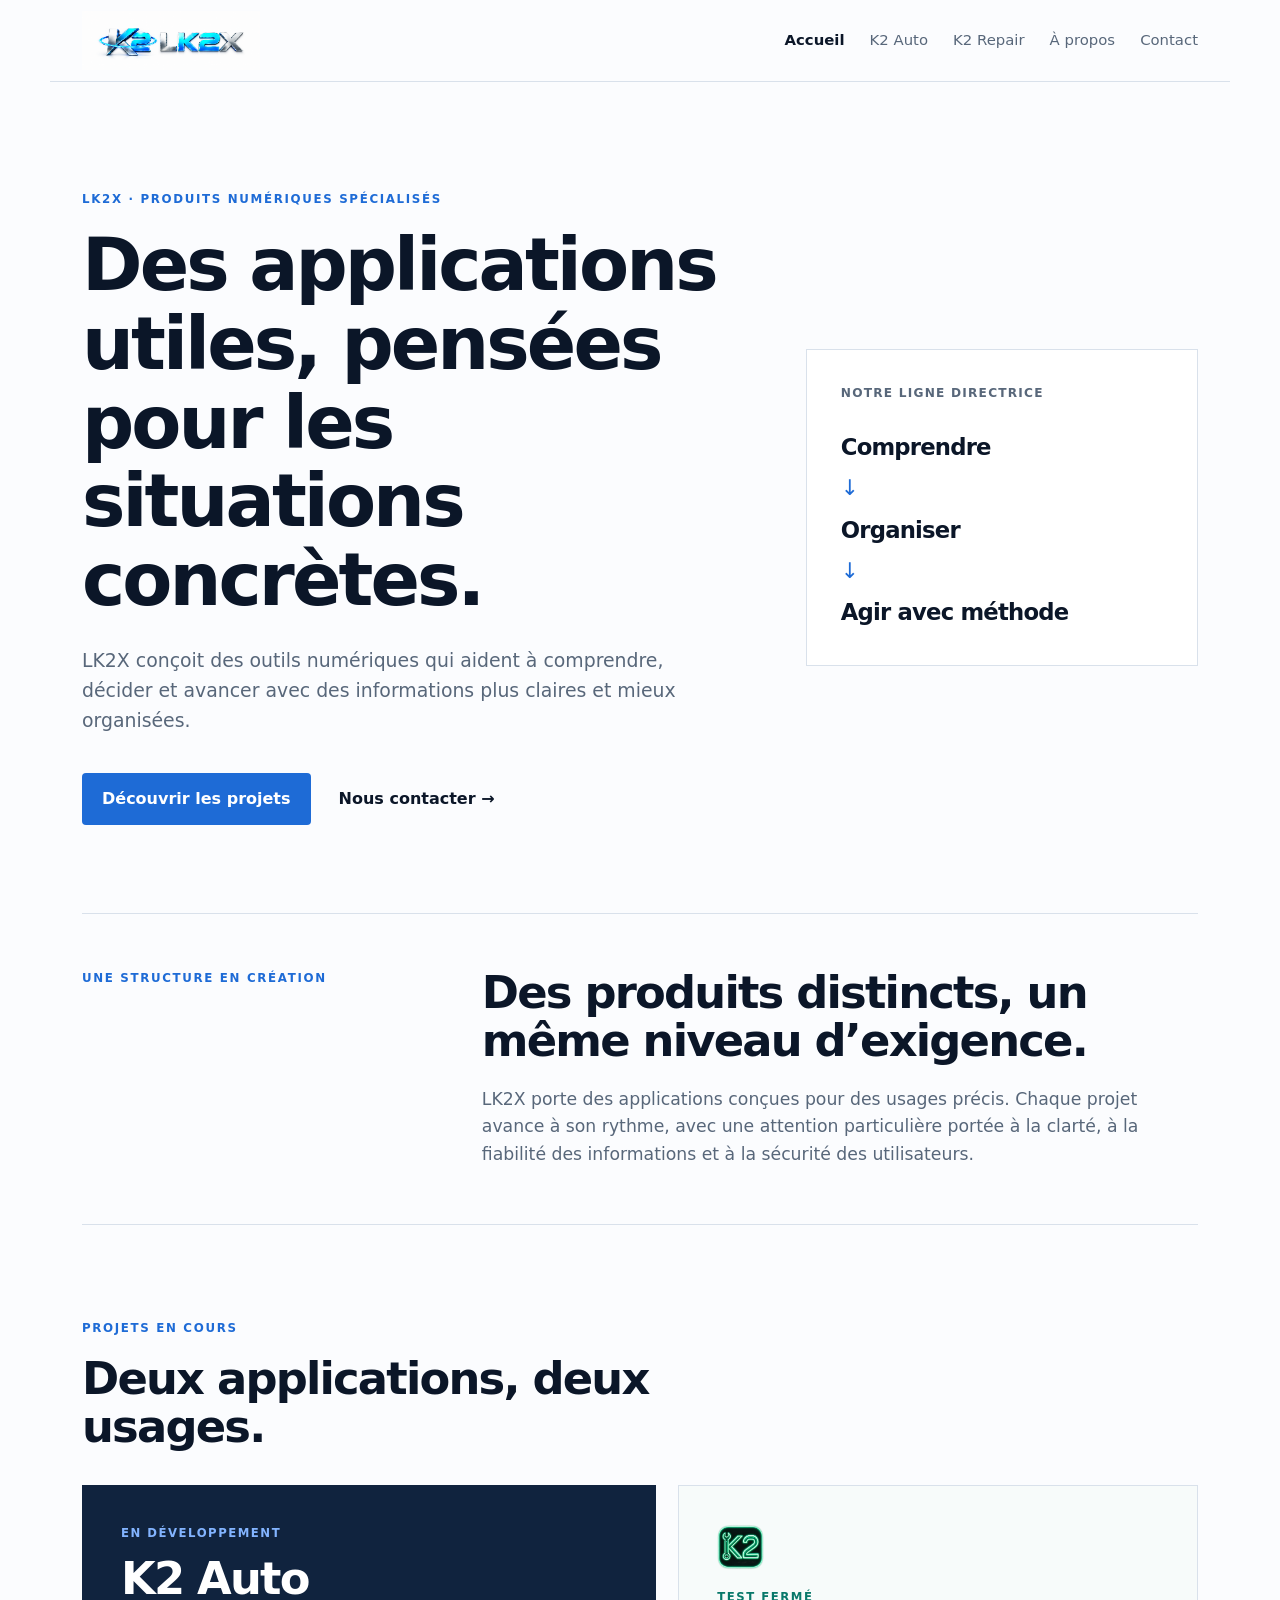
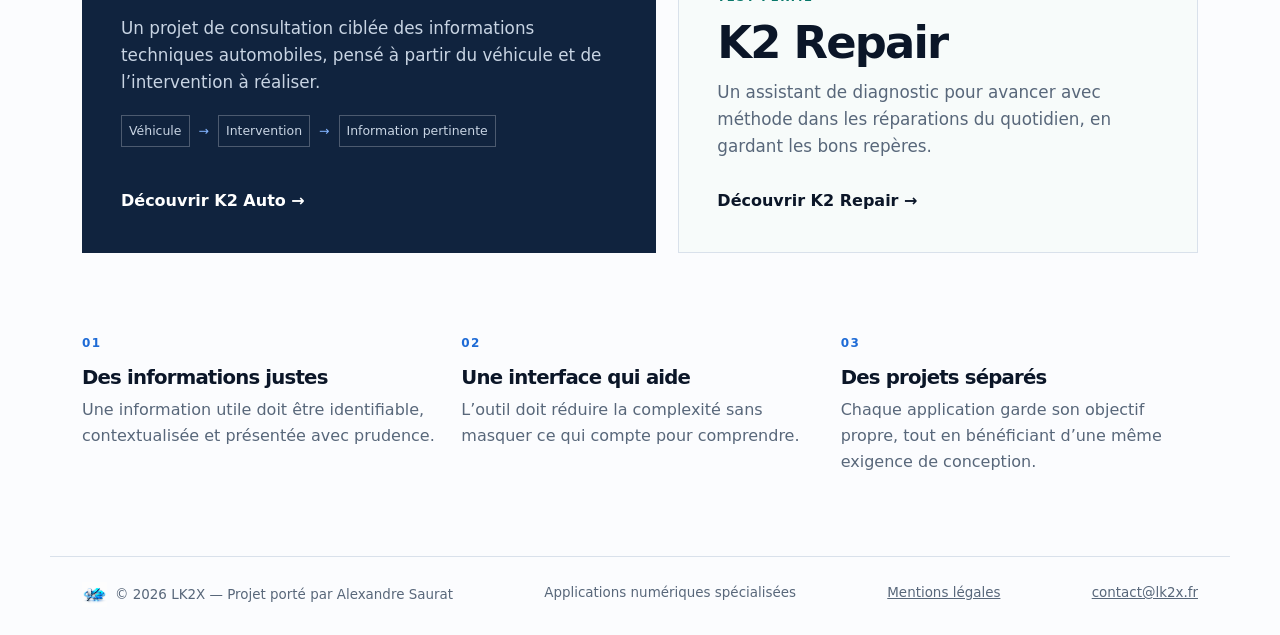
<file: index.html>
<!doctype html>
<html lang="fr">
  <head>
    <meta charset="utf-8" />
    <meta name="viewport" content="width=device-width,initial-scale=1" />
    <meta
      name="description"
      content="LK2X conçoit des applications numériques spécialisées, utiles et compréhensibles."
    />
    <meta
      property="og:title"
      content="LK2X — Applications numériques spécialisées"
    />
    <meta
      property="og:description"
      content="Des applications utiles, pensées pour les situations concrètes."
    />
    <meta property="og:url" content="https://lk2x.fr/" />
    <link rel="canonical" href="https://lk2x.fr/" />
    <title>LK2X — Applications numériques spécialisées</title>
    <link rel="stylesheet" href="styles.css" />
  </head>
  <body class="apps-home">
    <header>
      <a class="brand brand-lk2x" href="index.html" aria-label="LK2X, accueil"
        ><img
          class="brand-logo"
          src="assets/branding/lk2x-logo-horizontal-light.png"
          alt="LK2X"
      /></a>
      <nav aria-label="Navigation principale">
        <a class="active" href="index.html">Accueil</a
        ><a href="k2r-auto/index.html">K2 Auto</a
        ><a href="k2-repair/index.html">K2 Repair</a
        ><a href="a-propos/index.html">À propos</a
        ><a href="contact/index.html">Contact</a>
      </nav>
    </header>
    <main>
      <section class="apps-hero">
        <div>
          <p class="eyebrow">LK2X · produits numériques spécialisés</p>
          <h1>
            Des applications utiles, pensées pour les situations concrètes.
          </h1>
          <p class="lead">
            LK2X conçoit des outils numériques qui aident à comprendre, décider
            et avancer avec des informations plus claires et mieux organisées.
          </p>
          <div class="actions">
            <a class="button" href="#produits">Découvrir les projets</a
            ><a class="text-link" href="contact/index.html">Nous contacter →</a>
          </div>
        </div>
        <aside class="apps-compass" aria-label="Les principes de LK2X">
          <p>Notre ligne directrice</p>
          <strong>Comprendre</strong><span>↓</span><strong>Organiser</strong
          ><span>↓</span><strong>Agir avec méthode</strong>
        </aside>
      </section>
      <section class="apps-intro">
        <p class="eyebrow">Une structure en création</p>
        <div>
          <h2>Des produits distincts, un même niveau d’exigence.</h2>
          <p>
            LK2X porte des applications conçues pour des usages précis. Chaque
            projet avance à son rythme, avec une attention particulière portée à
            la clarté, à la fiabilité des informations et à la sécurité des
            utilisateurs.
          </p>
        </div>
      </section>
      <section class="products" id="produits">
        <div class="section-heading">
          <p class="eyebrow">Projets en cours</p>
          <h2>Deux applications, deux usages.</h2>
        </div>
        <div class="product-grid">
          <article class="product-card auto-card">
            <p class="product-status">En développement</p>
            <h3>K2 Auto</h3>
            <p>
              Un projet de consultation ciblée des informations techniques
              automobiles, pensé à partir du véhicule et de l’intervention à
              réaliser.
            </p>
            <div class="mini-flow">
              <span>Véhicule</span><i>→</i><span>Intervention</span><i>→</i
              ><span>Information pertinente</span>
            </div>
            <a class="text-link" href="k2r-auto/index.html"
              >Découvrir K2 Auto →</a
            >
          </article>
          <article class="product-card repair-card">
            <img src="assets/k2-repair-icon-source.png" alt="Logo K2 Repair" />
            <p class="product-status">Test fermé</p>
            <h3>K2 Repair</h3>
            <p>
              Un assistant de diagnostic pour avancer avec méthode dans les
              réparations du quotidien, en gardant les bons repères.
            </p>
            <a class="text-link" href="k2-repair/index.html"
              >Découvrir K2 Repair →</a
            >
          </article>
        </div>
      </section>
      <section class="apps-principles">
        <article>
          <span>01</span>
          <h3>Des informations justes</h3>
          <p>
            Une information utile doit être identifiable, contextualisée et
            présentée avec prudence.
          </p>
        </article>
        <article>
          <span>02</span>
          <h3>Une interface qui aide</h3>
          <p>
            L’outil doit réduire la complexité sans masquer ce qui compte pour
            comprendre.
          </p>
        </article>
        <article>
          <span>03</span>
          <h3>Des projets séparés</h3>
          <p>
            Chaque application garde son objectif propre, tout en bénéficiant
            d’une même exigence de conception.
          </p>
        </article>
      </section>
    </main>
    <footer>
      <span class="footer-brand"
        ><img
          class="footer-logo"
          src="assets/branding/lk2x-logo-symbol-light.png"
          alt=""
        /><span>© 2026 LK2X — Projet porté par Alexandre Saurat</span></span
      ><span>Applications numériques spécialisées</span
      ><a href="mentions-legales/index.html">Mentions légales</a
      ><a href="mailto:contact@lk2x.fr">contact@lk2x.fr</a>
    </footer>
  </body>
</html>
</file>
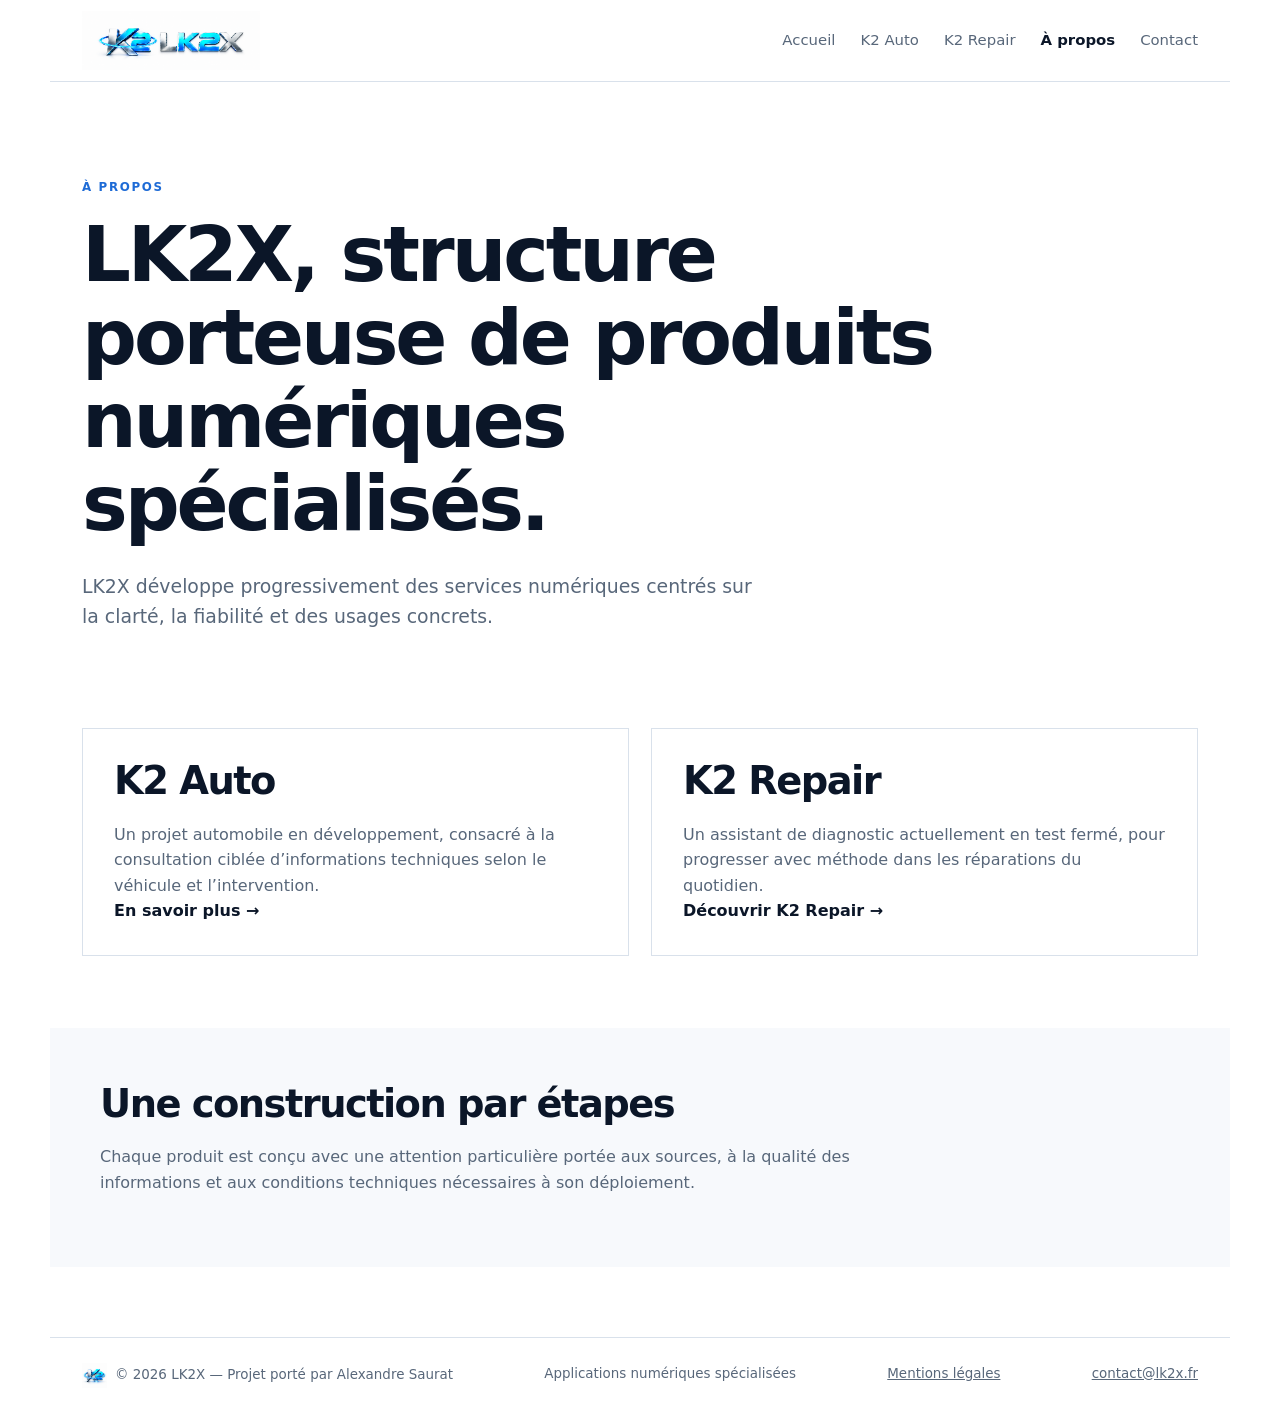
<file: a-propos/index.html>
<!doctype html>
<html lang="fr">
  <head>
    <meta charset="utf-8" />
    <meta name="viewport" content="width=device-width,initial-scale=1" />
    <meta name="description" content="À propos de LK2X." />
    <meta property="og:title" content="À propos — LK2X" />
    <link rel="canonical" href="https://lk2x.fr/a-propos/" />
    <title>À propos — LK2X</title>
    <link rel="stylesheet" href="../styles.css" />
  </head>
  <body>
    <header>
      <a
        class="brand brand-lk2x"
        href="../index.html"
        aria-label="LK2X, accueil"
        ><img
          class="brand-logo"
          src="../assets/branding/lk2x-logo-horizontal-light.png"
          alt="LK2X"
      /></a>
      <nav aria-label="Navigation principale">
        <a href="../index.html">Accueil</a
        ><a href="../k2r-auto/index.html">K2 Auto</a
        ><a href="../k2-repair/index.html">K2 Repair</a
        ><a class="active" href="index.html">À propos</a
        ><a href="../contact/index.html">Contact</a>
      </nav>
    </header>
    <main>
      <section class="page-head">
        <p class="eyebrow">À propos</p>
        <h1>LK2X, structure porteuse de produits numériques spécialisés.</h1>
        <p class="lead">
          LK2X développe progressivement des services numériques centrés sur la
          clarté, la fiabilité et des usages concrets.
        </p>
      </section>
      <section class="grid two">
        <article>
          <h2>K2 Auto</h2>
          <p>
            Un projet automobile en développement, consacré à la consultation
            ciblée d’informations techniques selon le véhicule et
            l’intervention.
          </p>
          <a class="text-link" href="../k2r-auto/index.html"
            >En savoir plus →</a
          >
        </article>
        <article>
          <h2>K2 Repair</h2>
          <p>
            Un assistant de diagnostic actuellement en test fermé, pour
            progresser avec méthode dans les réparations du quotidien.
          </p>
          <a class="text-link" href="../k2-repair/index.html"
            >Découvrir K2 Repair →</a
          >
        </article>
      </section>
      <section class="plain">
        <h2>Une construction par étapes</h2>
        <p>
          Chaque produit est conçu avec une attention particulière portée aux
          sources, à la qualité des informations et aux conditions techniques
          nécessaires à son déploiement.
        </p>
      </section>
    </main>
    <footer>
      <span class="footer-brand"
        ><img
          class="footer-logo"
          src="../assets/branding/lk2x-logo-symbol-light.png"
          alt=""
        /><span>© 2026 LK2X — Projet porté par Alexandre Saurat</span></span
      ><span>Applications numériques spécialisées</span
      ><a href="../mentions-legales/index.html">Mentions légales</a
      ><a href="mailto:contact@lk2x.fr">contact@lk2x.fr</a>
    </footer>
  </body>
</html>
</file>
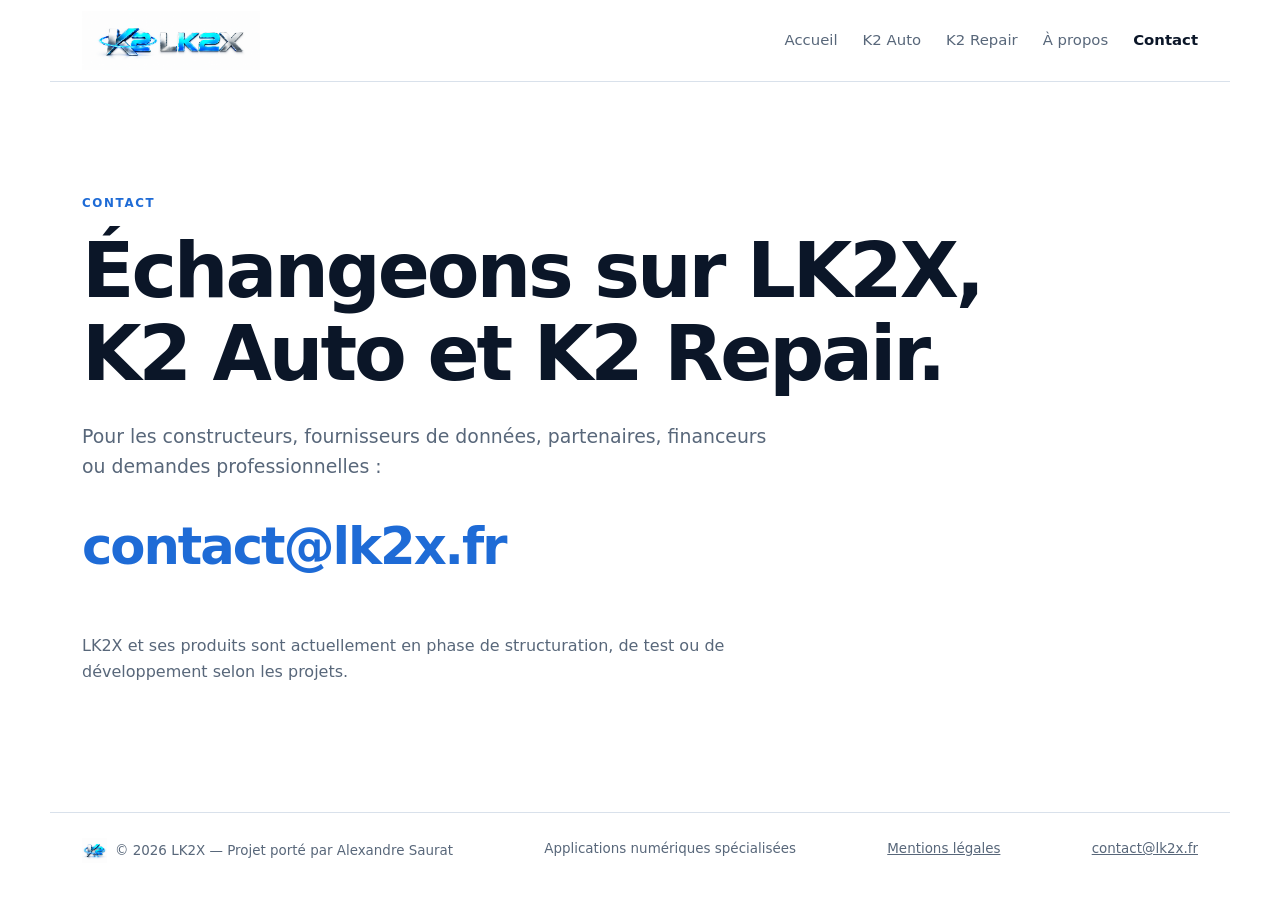
<file: contact/index.html>
<!doctype html>
<html lang="fr">
  <head>
    <meta charset="utf-8" />
    <meta name="viewport" content="width=device-width,initial-scale=1" />
    <meta name="description" content="Contacter LK2X." />
    <meta property="og:title" content="Contact — LK2X" />
    <link rel="canonical" href="https://lk2x.fr/contact/" />
    <title>Contact — LK2X</title>
    <link rel="stylesheet" href="../styles.css" />
  </head>
  <body>
    <header>
      <a
        class="brand brand-lk2x"
        href="../index.html"
        aria-label="LK2X, accueil"
        ><img
          class="brand-logo"
          src="../assets/branding/lk2x-logo-horizontal-light.png"
          alt="LK2X"
      /></a>
      <nav aria-label="Navigation principale">
        <a href="../index.html">Accueil</a
        ><a href="../k2r-auto/index.html">K2 Auto</a
        ><a href="../k2-repair/index.html">K2 Repair</a
        ><a href="../a-propos/index.html">À propos</a
        ><a class="active" href="index.html">Contact</a>
      </nav>
    </header>
    <main>
      <section class="contact">
        <p class="eyebrow">Contact</p>
        <h1>Échangeons sur LK2X, K2 Auto et K2 Repair.</h1>
        <p class="lead">
          Pour les constructeurs, fournisseurs de données, partenaires,
          financeurs ou demandes professionnelles :
        </p>
        <a class="email" href="mailto:contact@lk2x.fr">contact@lk2x.fr</a>
        <p class="note">
          LK2X et ses produits sont actuellement en phase de structuration, de
          test ou de développement selon les projets.
        </p>
      </section>
    </main>
    <footer>
      <span class="footer-brand"
        ><img
          class="footer-logo"
          src="../assets/branding/lk2x-logo-symbol-light.png"
          alt=""
        /><span>© 2026 LK2X — Projet porté par Alexandre Saurat</span></span
      ><span>Applications numériques spécialisées</span
      ><a href="../mentions-legales/index.html">Mentions légales</a
      ><a href="mailto:contact@lk2x.fr">contact@lk2x.fr</a>
    </footer>
  </body>
</html>
</file>
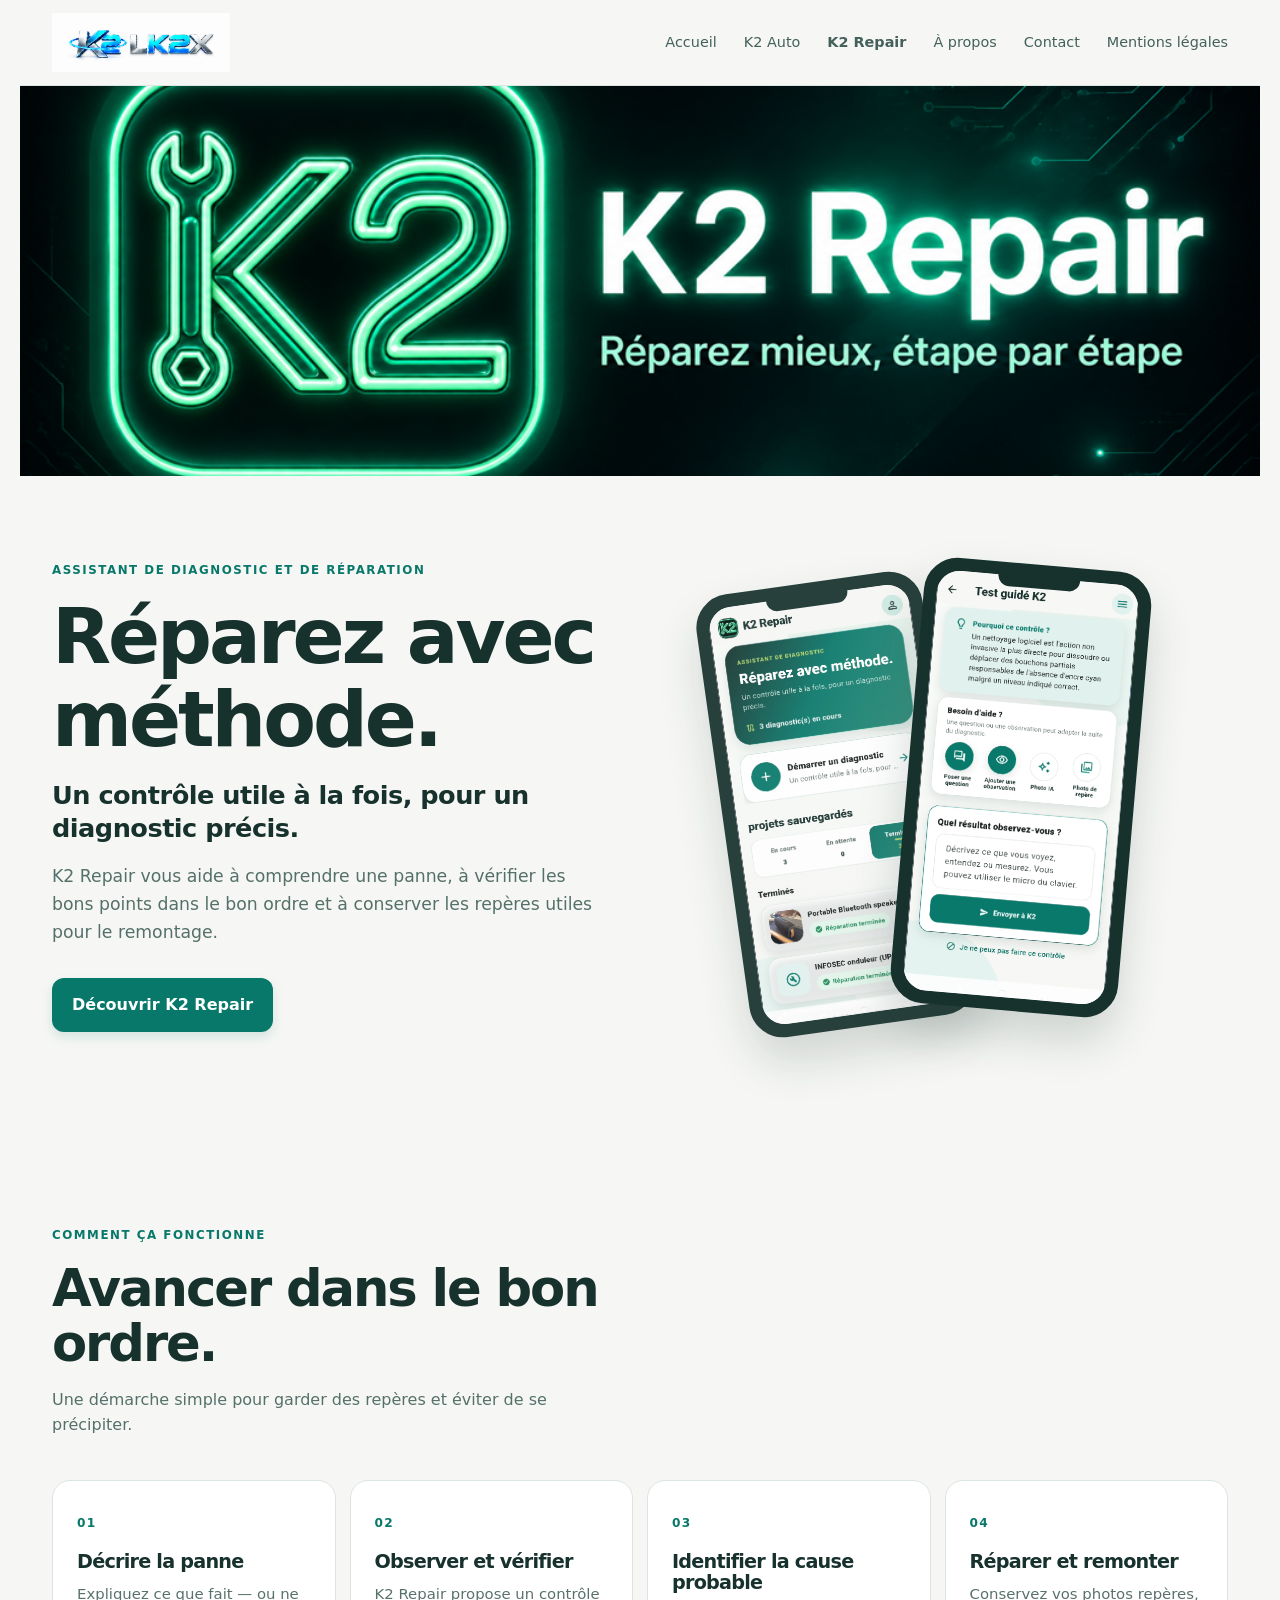
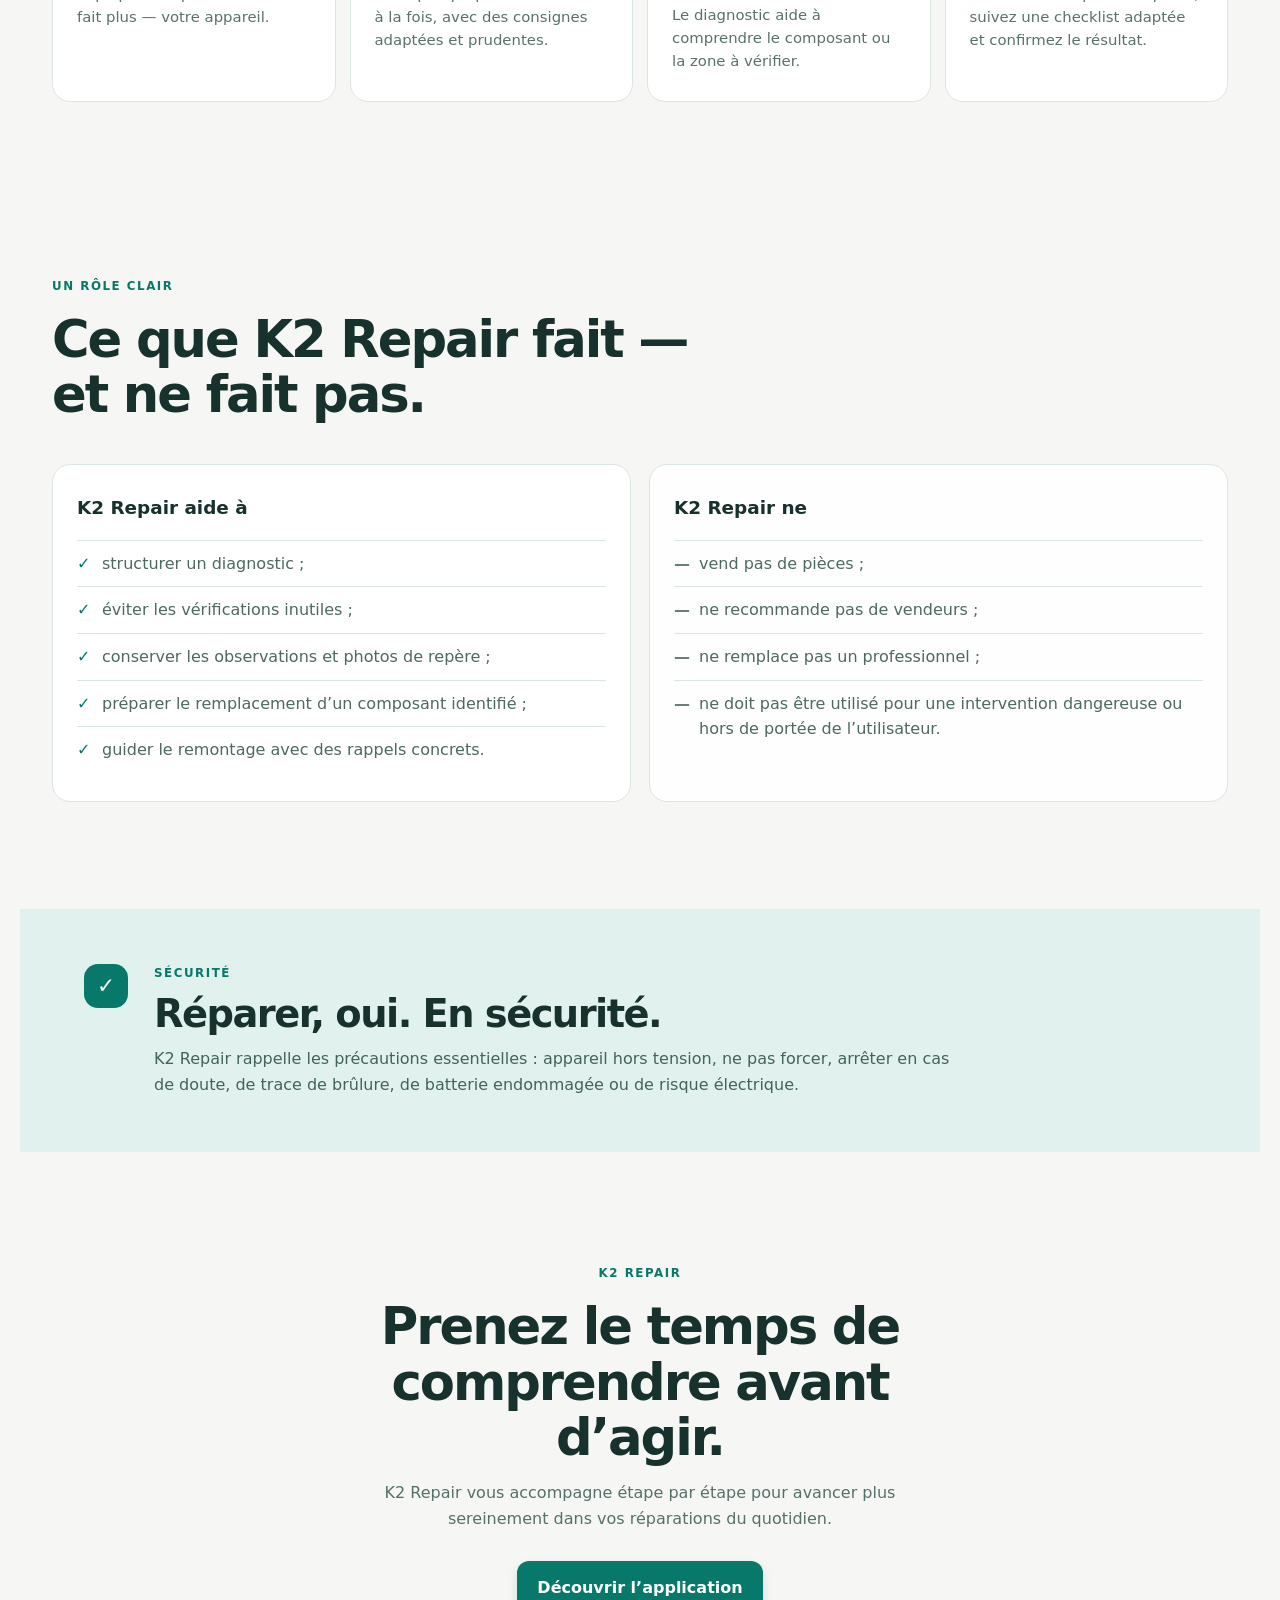
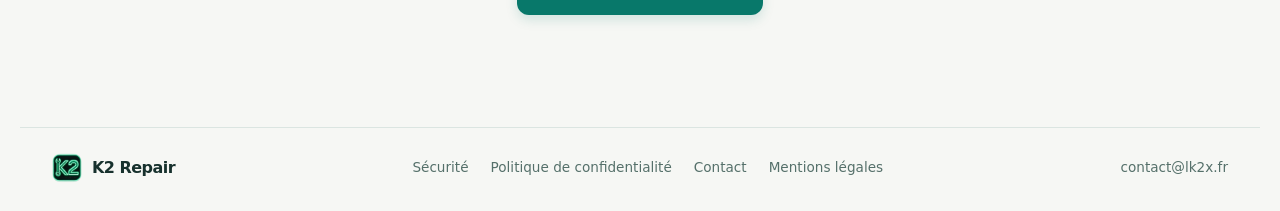
<file: k2-repair/index.html>
<!doctype html>
<html lang="fr">
  <head>
    <meta charset="utf-8" />
    <meta name="viewport" content="width=device-width,initial-scale=1" />
    <meta
      name="description"
      content="K2 Repair aide à comprendre une panne et à avancer dans une réparation de manière méthodique, prudente et accessible."
    />
    <meta property="og:title" content="K2 Repair — LK2X" />
    <meta property="og:url" content="https://lk2x.fr/k2-repair/" />
    <link rel="canonical" href="https://lk2x.fr/k2-repair/" />
    <title>K2 Repair — Réparez avec méthode</title>
    <link rel="stylesheet" href="../styles.css" />
  </head>
  <body class="repair-page">
    <header class="repair-header">
      <a
        class="brand brand-lk2x"
        href="../index.html"
        aria-label="LK2X, accueil"
        ><img
          class="brand-logo"
          src="../assets/branding/lk2x-logo-horizontal-light.png"
          alt="LK2X"
      /></a>
      <nav aria-label="Navigation principale">
        <a href="../index.html">Accueil</a
        ><a href="../k2r-auto/index.html">K2 Auto</a
        ><a class="active" href="index.html">K2 Repair</a
        ><a href="../a-propos/index.html">À propos</a
        ><a href="../contact/index.html">Contact</a
        ><a href="../mentions-legales/index.html">Mentions légales</a>
      </nav>
    </header>

    <main>
      <section class="repair-identity" aria-label="Identité visuelle K2 Repair">
        <img
          src="../assets/k2-repair-google-play-visual.png"
          alt="K2 Repair — Réparez mieux, étape par étape"
        />
      </section>
      <section class="repair-hero" id="decouvrir">
        <div class="repair-hero-copy">
          <p class="repair-kicker">Assistant de diagnostic et de réparation</p>
          <h1>Réparez avec méthode.</h1>
          <p class="repair-subtitle">
            Un contrôle utile à la fois, pour un diagnostic précis.
          </p>
          <p class="repair-lead">
            K2 Repair vous aide à comprendre une panne, à vérifier les bons
            points dans le bon ordre et à conserver les repères utiles pour le
            remontage.
          </p>
          <a class="repair-button" href="#disponibilite">Découvrir K2 Repair</a>
        </div>
        <div class="phone-stage" aria-label="Aperçu de l’application K2 Repair">
          <div class="phone phone-shot phone-back">
            <div class="phone-screen">
              <img
                src="../assets/k2-repair-screen-home.png"
                alt="Écran d’accueil de K2 Repair"
              />
            </div>
          </div>
          <div class="phone phone-shot phone-front">
            <div class="phone-screen">
              <img
                src="../assets/k2-repair-screen-detail.png"
                alt="Écran de test guidé de K2 Repair"
              />
            </div>
          </div>
        </div>
      </section>

      <section class="repair-section" id="fonctionnement">
        <div class="repair-section-intro">
          <p class="repair-kicker">Comment ça fonctionne</p>
          <h2>Avancer dans le bon ordre.</h2>
          <p>
            Une démarche simple pour garder des repères et éviter de se
            précipiter.
          </p>
        </div>
        <div class="repair-steps">
          <article>
            <span class="step-number">01</span>
            <h3>Décrire la panne</h3>
            <p>Expliquez ce que fait — ou ne fait plus — votre appareil.</p>
          </article>
          <article>
            <span class="step-number">02</span>
            <h3>Observer et vérifier</h3>
            <p>
              K2 Repair propose un contrôle à la fois, avec des consignes
              adaptées et prudentes.
            </p>
          </article>
          <article>
            <span class="step-number">03</span>
            <h3>Identifier la cause probable</h3>
            <p>
              Le diagnostic aide à comprendre le composant ou la zone à
              vérifier.
            </p>
          </article>
          <article>
            <span class="step-number">04</span>
            <h3>Réparer et remonter</h3>
            <p>
              Conservez vos photos repères, suivez une checklist adaptée et
              confirmez le résultat.
            </p>
          </article>
        </div>
      </section>

      <section class="repair-section repair-contrast">
        <div class="repair-section-intro">
          <p class="repair-kicker">Un rôle clair</p>
          <h2>Ce que K2 Repair fait — et ne fait pas.</h2>
        </div>
        <div class="repair-columns">
          <article class="repair-do">
            <p class="column-label">K2 Repair aide à</p>
            <ul>
              <li>structurer un diagnostic ;</li>
              <li>éviter les vérifications inutiles ;</li>
              <li>conserver les observations et photos de repère ;</li>
              <li>préparer le remplacement d’un composant identifié ;</li>
              <li>guider le remontage avec des rappels concrets.</li>
            </ul>
          </article>
          <article class="repair-dont">
            <p class="column-label">K2 Repair ne</p>
            <ul>
              <li>vend pas de pièces ;</li>
              <li>ne recommande pas de vendeurs ;</li>
              <li>ne remplace pas un professionnel ;</li>
              <li>
                ne doit pas être utilisé pour une intervention dangereuse ou
                hors de portée de l’utilisateur.
              </li>
            </ul>
          </article>
        </div>
      </section>

      <section class="repair-safety" id="securite">
        <div class="safety-mark" aria-hidden="true">✓</div>
        <div>
          <p class="repair-kicker">Sécurité</p>
          <h2>Réparer, oui. En sécurité.</h2>
          <p>
            K2 Repair rappelle les précautions essentielles : appareil hors
            tension, ne pas forcer, arrêter en cas de doute, de trace de
            brûlure, de batterie endommagée ou de risque électrique.
          </p>
        </div>
      </section>

      <section class="repair-ending">
        <p class="repair-kicker">K2 Repair</p>
        <h2>Prenez le temps de comprendre avant d’agir.</h2>
        <p>
          K2 Repair vous accompagne étape par étape pour avancer plus
          sereinement dans vos réparations du quotidien.
        </p>
        <a class="repair-button" href="#disponibilite"
          >Découvrir l’application</a
        >
      </section>
    </main>

    <div
      class="repair-modal"
      id="disponibilite"
      role="dialog"
      aria-modal="true"
      aria-labelledby="availability-title"
    >
      <a
        class="repair-modal-backdrop"
        href="#decouvrir"
        aria-label="Fermer le message"
      ></a>
      <div class="repair-modal-card">
        <a class="repair-modal-close" href="#decouvrir" aria-label="Fermer">×</a
        ><img src="../assets/k2-repair-icon-source.png" alt="Logo K2 Repair" />
        <p class="repair-kicker">Disponibilité</p>
        <h2 id="availability-title">K2 Repair arrive bientôt.</h2>
        <p>
          L’application est actuellement en test fermé. Elle sera disponible sur
          Google Play prochainement.
        </p>
        <a class="repair-modal-button" href="#decouvrir">Compris</a>
      </div>
    </div>

    <footer class="repair-footer">
      <a class="repair-brand" href="index.html"
        ><img
          src="../assets/k2-repair-icon-source.png"
          alt="Logo K2 Repair"
        /><span>K2 Repair</span></a
      >
      <div>
        <a href="#securite">Sécurité</a
        ><a
          href="https://k2-repair-privacy.saurat-alexandre.chatgpt.site"
          target="_blank"
          rel="noopener"
          >Politique de confidentialité</a
        ><a href="../contact/index.html">Contact</a
        ><a href="../mentions-legales/index.html">Mentions légales</a>
      </div>
      <a href="mailto:contact@lk2x.fr">contact@lk2x.fr</a>
    </footer>
  </body>
</html>
</file>
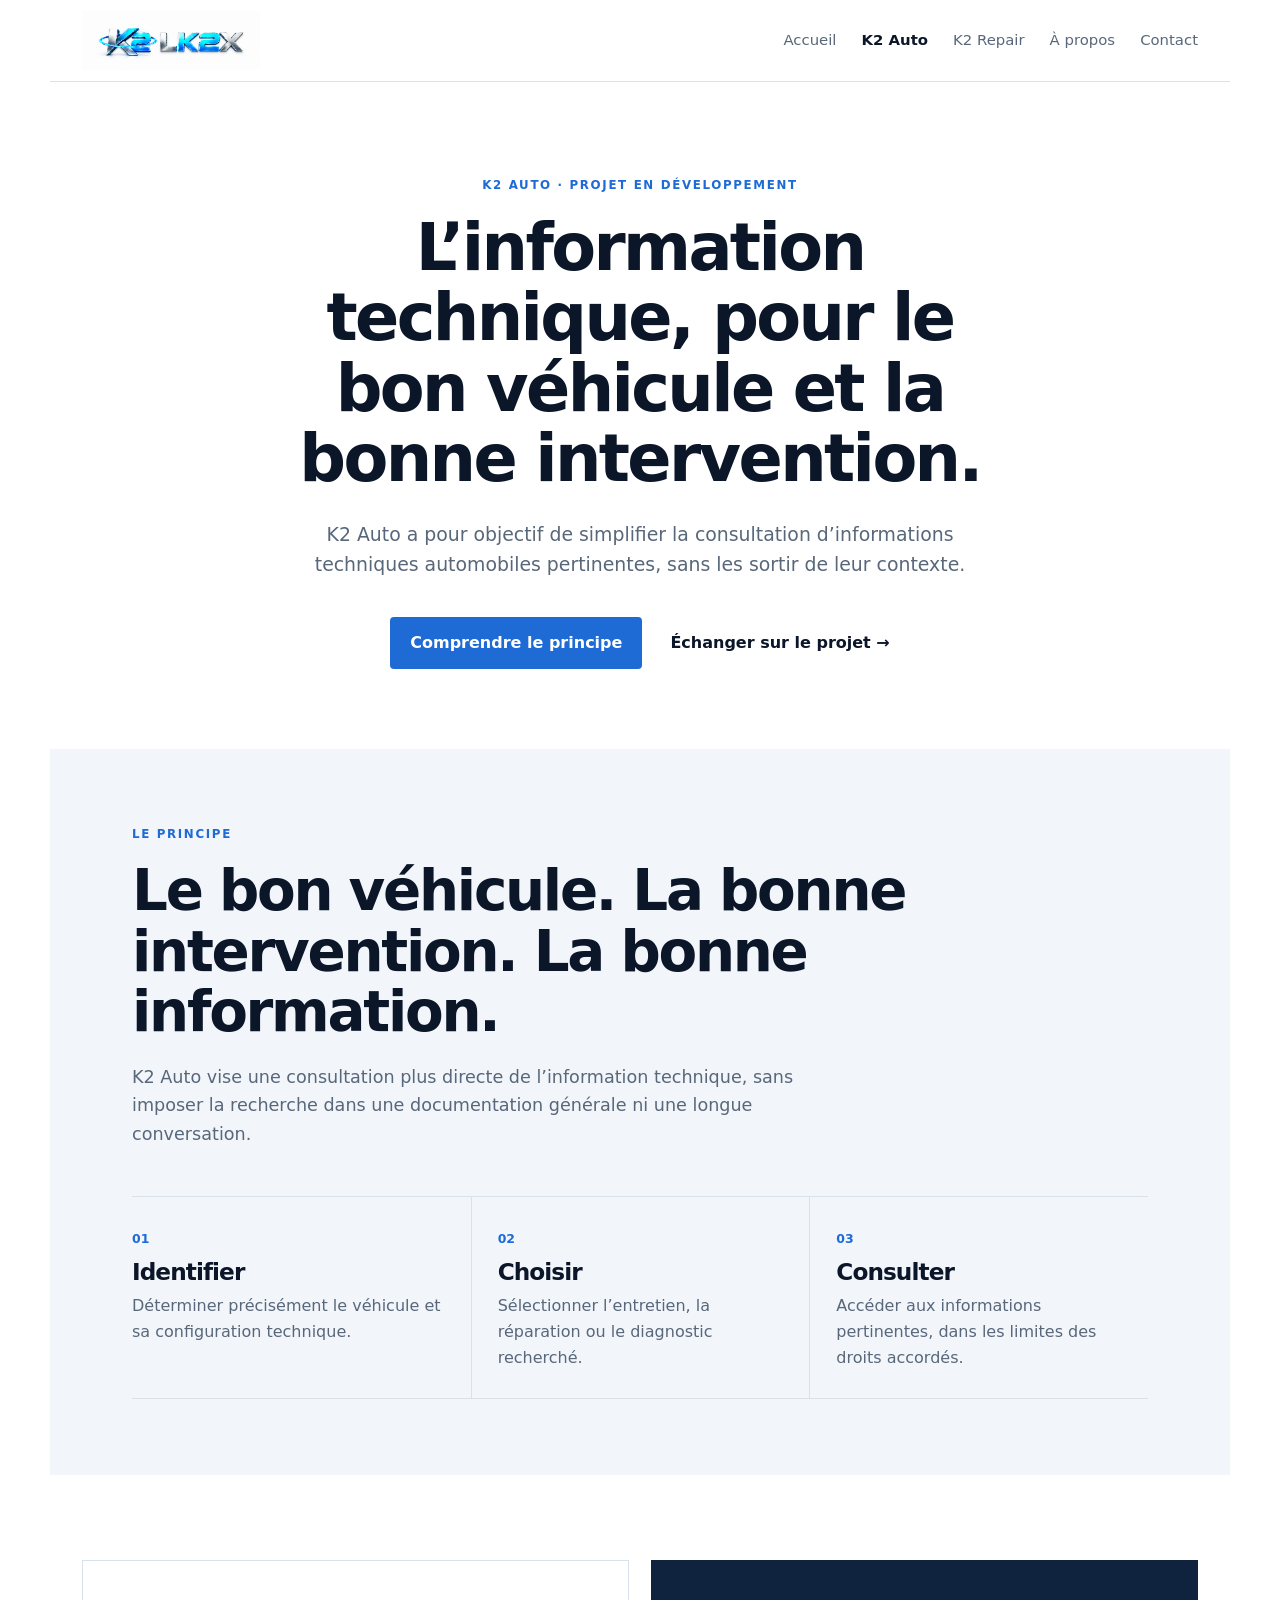
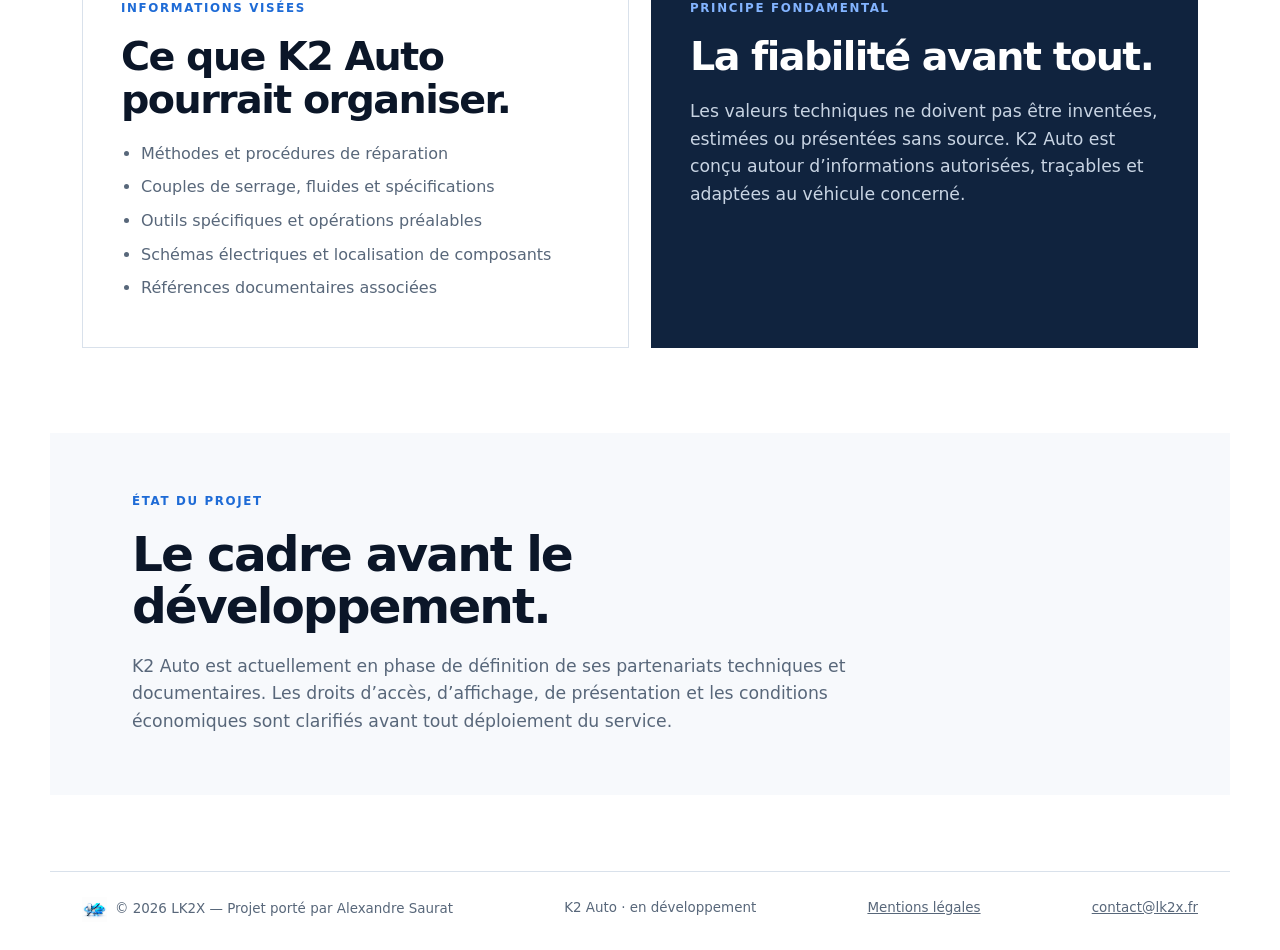
<file: k2r-auto/index.html>
<!doctype html>
<html lang="fr">
  <head>
    <meta charset="utf-8" />
    <meta name="viewport" content="width=device-width,initial-scale=1" />
    <meta
      name="description"
      content="K2 Auto est un projet de consultation ciblée d’informations techniques automobiles."
    />
    <meta property="og:title" content="K2 Auto — LK2X" />
    <meta
      property="og:description"
      content="L’information technique, pour le bon véhicule et la bonne intervention."
    />
    <meta property="og:url" content="https://lk2x.fr/k2r-auto/" />
    <link rel="canonical" href="https://lk2x.fr/k2r-auto/" />
    <title>K2 Auto — LK2X</title>
    <link rel="stylesheet" href="../styles.css" />
  </head>
  <body class="auto-page">
    <header>
      <a
        class="brand brand-lk2x"
        href="../index.html"
        aria-label="LK2X, accueil"
        ><img
          class="brand-logo"
          src="../assets/branding/lk2x-logo-horizontal-light.png"
          alt="LK2X"
      /></a>
      <nav aria-label="Navigation principale">
        <a href="../index.html">Accueil</a
        ><a class="active" href="index.html">K2 Auto</a
        ><a href="../k2-repair/index.html">K2 Repair</a
        ><a href="../a-propos/index.html">À propos</a
        ><a href="../contact/index.html">Contact</a>
      </nav>
    </header>
    <main>
      <section class="auto-hero">
        <div class="auto-hero-copy">
          <p class="eyebrow">K2 Auto · projet en développement</p>
          <h1>
            L’information technique, pour le bon véhicule et la bonne
            intervention.
          </h1>
          <p class="lead">
            K2 Auto a pour objectif de simplifier la consultation
            d’informations techniques automobiles pertinentes, sans les sortir
            de leur contexte.
          </p>
          <div class="actions">
            <a class="button" href="#principe">Comprendre le principe</a
            ><a class="text-link" href="../contact/index.html"
              >Échanger sur le projet →</a
            >
          </div>
        </div>
      </section>
      <section class="auto-principle" id="principe">
        <p class="eyebrow">Le principe</p>
        <h2>Le bon véhicule. La bonne intervention. La bonne information.</h2>
        <p>
          K2 Auto vise une consultation plus directe de l’information
          technique, sans imposer la recherche dans une documentation générale
          ni une longue conversation.
        </p>
        <div class="auto-steps">
          <article>
            <span>01</span>
            <h3>Identifier</h3>
            <p>
              Déterminer précisément le véhicule et sa configuration technique.
            </p>
          </article>
          <article>
            <span>02</span>
            <h3>Choisir</h3>
            <p>
              Sélectionner l’entretien, la réparation ou le diagnostic
              recherché.
            </p>
          </article>
          <article>
            <span>03</span>
            <h3>Consulter</h3>
            <p>
              Accéder aux informations pertinentes, dans les limites des droits
              accordés.
            </p>
          </article>
        </div>
      </section>
      <section class="auto-content">
        <article>
          <p class="eyebrow">Informations visées</p>
          <h2>Ce que K2 Auto pourrait organiser.</h2>
          <ul>
            <li>Méthodes et procédures de réparation</li>
            <li>Couples de serrage, fluides et spécifications</li>
            <li>Outils spécifiques et opérations préalables</li>
            <li>Schémas électriques et localisation de composants</li>
            <li>Références documentaires associées</li>
          </ul>
        </article>
        <article class="auto-trust">
          <p class="eyebrow">Principe fondamental</p>
          <h2>La fiabilité avant tout.</h2>
          <p>
            Les valeurs techniques ne doivent pas être inventées, estimées ou
            présentées sans source. K2 Auto est conçu autour d’informations
            autorisées, traçables et adaptées au véhicule concerné.
          </p>
        </article>
      </section>
      <section class="auto-status">
        <p class="eyebrow">État du projet</p>
        <h2>Le cadre avant le développement.</h2>
        <p>
          K2 Auto est actuellement en phase de définition de ses partenariats
          techniques et documentaires. Les droits d’accès, d’affichage, de
          présentation et les conditions économiques sont clarifiés avant tout
          déploiement du service.
        </p>
      </section>
    </main>
    <footer>
      <span class="footer-brand"
        ><img
          class="footer-logo"
          src="../assets/branding/lk2x-logo-symbol-light.png"
          alt=""
        /><span>© 2026 LK2X — Projet porté par Alexandre Saurat</span></span
      ><span>K2 Auto · en développement</span
      ><a href="../mentions-legales/index.html">Mentions légales</a
      ><a href="mailto:contact@lk2x.fr">contact@lk2x.fr</a>
    </footer>
  </body>
</html>
</file>
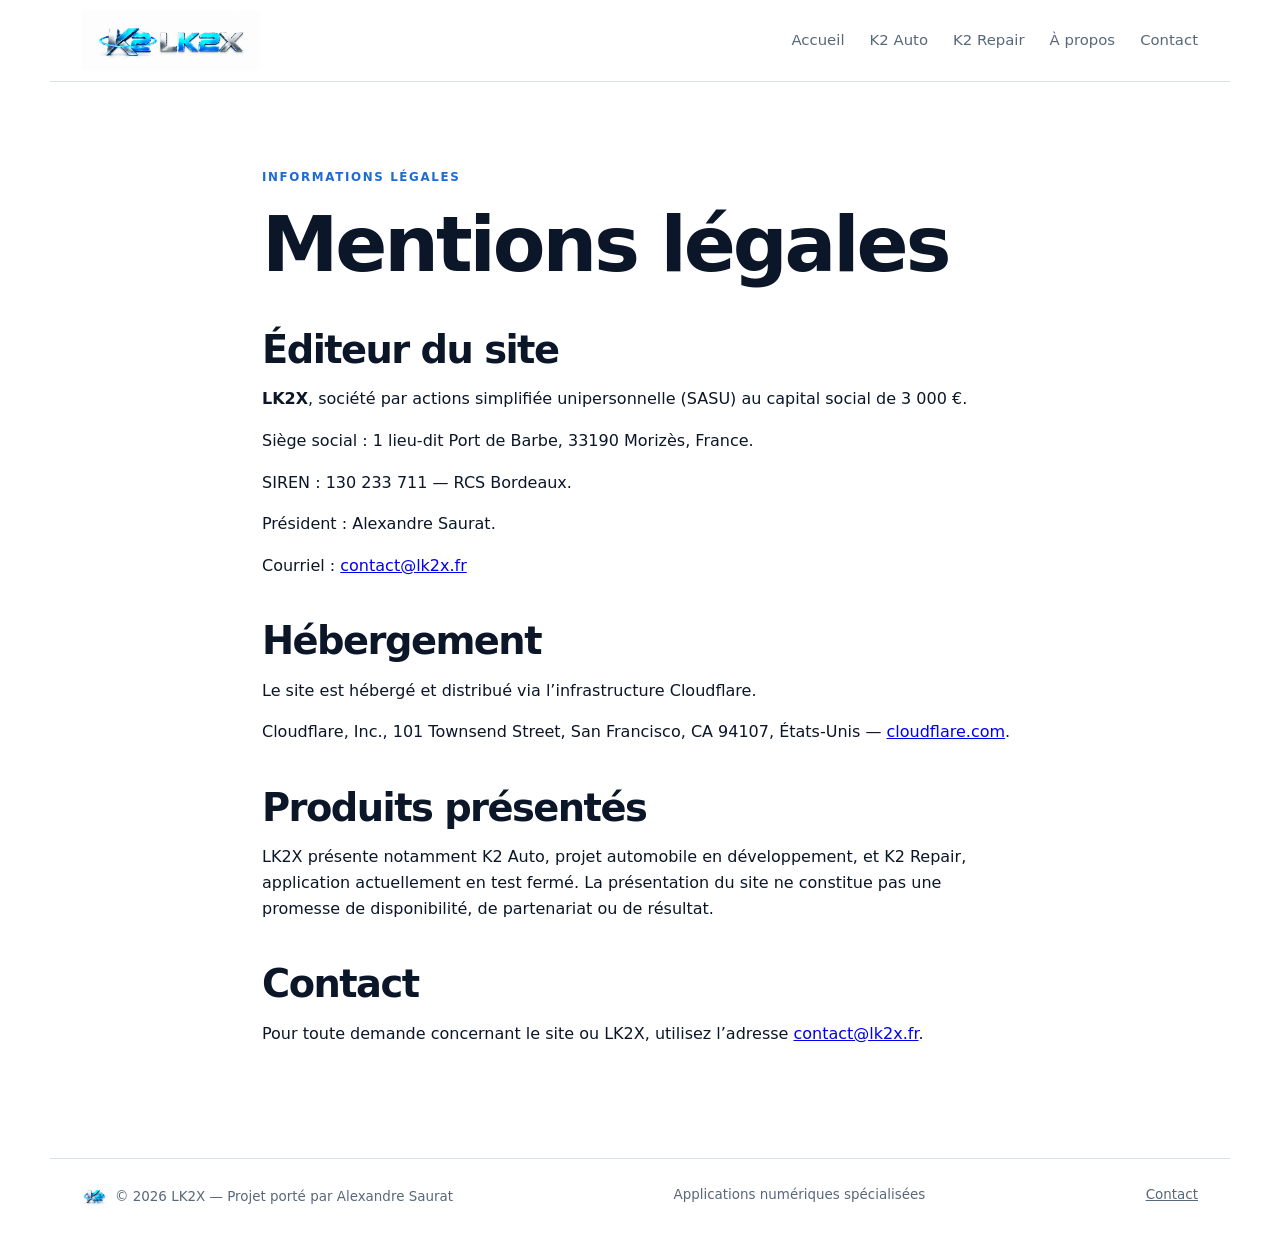
<file: mentions-legales/index.html>
<!doctype html>
<html lang="fr">
  <head>
    <meta charset="utf-8" />
    <meta name="viewport" content="width=device-width, initial-scale=1" />
    <meta name="description" content="Mentions légales du site LK2X." />
    <meta property="og:title" content="Mentions légales — LK2X" />
    <meta property="og:description" content="Informations légales de LK2X." />
    <meta property="og:url" content="https://lk2x.fr/mentions-legales/" />
    <link rel="canonical" href="https://lk2x.fr/mentions-legales/" />
    <link rel="stylesheet" href="../styles.css" />
    <title>Mentions légales — LK2X</title>
  </head>
  <body>
    <header>
      <a class="brand brand-lk2x" href="../index.html" aria-label="LK2X, accueil">
        <img class="brand-logo" src="../assets/branding/lk2x-logo-horizontal-light.png" alt="LK2X" />
      </a>
      <nav aria-label="Navigation principale">
        <a href="../index.html">Accueil</a>
        <a href="../k2r-auto/index.html">K2 Auto</a>
        <a href="../k2-repair/index.html">K2 Repair</a>
        <a href="../a-propos/index.html">À propos</a>
        <a href="../contact/index.html">Contact</a>
      </nav>
    </header>
    <main class="legal-page">
      <p class="eyebrow">Informations légales</p>
      <h1>Mentions légales</h1>
      <section>
        <h2>Éditeur du site</h2>
        <p><strong>LK2X</strong>, société par actions simplifiée unipersonnelle (SASU) au capital social de 3 000 €.</p>
        <p>Siège social : 1 lieu-dit Port de Barbe, 33190 Morizès, France.</p>
        <p>SIREN : 130 233 711 — RCS Bordeaux.</p>
        <p>Président : Alexandre Saurat.</p>
        <p>Courriel : <a href="mailto:contact@lk2x.fr">contact@lk2x.fr</a></p>
      </section>
      <section>
        <h2>Hébergement</h2>
        <p>Le site est hébergé et distribué via l’infrastructure Cloudflare.</p>
        <p>Cloudflare, Inc., 101 Townsend Street, San Francisco, CA 94107, États-Unis — <a href="https://www.cloudflare.com/" rel="noopener">cloudflare.com</a>.</p>
      </section>
      <section>
        <h2>Produits présentés</h2>
        <p>LK2X présente notamment K2 Auto, projet automobile en développement, et K2 Repair, application actuellement en test fermé. La présentation du site ne constitue pas une promesse de disponibilité, de partenariat ou de résultat.</p>
      </section>
      <section>
        <h2>Contact</h2>
        <p>Pour toute demande concernant le site ou LK2X, utilisez l’adresse <a href="mailto:contact@lk2x.fr">contact@lk2x.fr</a>.</p>
      </section>
    </main>
    <footer>
      <span class="footer-brand"><img class="footer-logo" src="../assets/branding/lk2x-logo-symbol-light.png" alt="" /><span>© 2026 LK2X — Projet porté par Alexandre Saurat</span></span>
      <span>Applications numériques spécialisées</span>
      <a href="../contact/index.html">Contact</a>
    </footer>
  </body>
</html>
</file>
<file: styles.css>
:root {
  --ink: #0b1628;
  --navy: #10233e;
  --blue: #1e6bd6;
  --line: #d9e1eb;
  --muted: #58677a;
  --paper: #f7f9fc;
  --white: #fff;
}
* {
  box-sizing: border-box;
}
body {
  margin: 0;
  color: var(--ink);
  background: var(--white);
  font-family:
    Inter,
    ui-sans-serif,
    system-ui,
    -apple-system,
    BlinkMacSystemFont,
    "Segoe UI",
    sans-serif;
  font-size: 16px;
  line-height: 1.6;
}
header,
main,
footer {
  max-width: 1180px;
  margin: auto;
  padding-left: 32px;
  padding-right: 32px;
}
header {
  height: 82px;
  display: flex;
  justify-content: space-between;
  align-items: center;
  border-bottom: 1px solid var(--line);
}
.brand {
  font-weight: 760;
  font-size: 1.24rem;
  color: var(--ink);
  text-decoration: none;
  letter-spacing: -0.04em;
}
.brand span {
  color: var(--blue);
}
nav {
  display: flex;
  gap: 25px;
}
nav a {
  color: var(--muted);
  text-decoration: none;
  font-size: 0.93rem;
}
nav a:hover,
nav .active {
  color: var(--ink);
  font-weight: 650;
}
.hero {
  padding: 116px 0 102px;
  max-width: 880px;
}
.eyebrow {
  font-size: 0.74rem;
  text-transform: uppercase;
  letter-spacing: 0.14em;
  font-weight: 750;
  color: var(--blue);
  margin: 0 0 17px;
}
h1,
h2,
h3 {
  letter-spacing: -0.04em;
  line-height: 1.08;
  margin: 0 0 20px;
}
h1 {
  font-size: clamp(2.7rem, 6vw, 5.35rem);
  max-width: 950px;
}
h2 {
  font-size: clamp(1.8rem, 3vw, 2.8rem);
}
h3 {
  font-size: 1.23rem;
}
.lead {
  font-size: 1.18rem;
  color: var(--muted);
  max-width: 690px;
  margin: 25px 0;
}
.actions {
  display: flex;
  gap: 28px;
  align-items: center;
  margin-top: 38px;
}
.button {
  background: var(--blue);
  color: white;
  text-decoration: none;
  padding: 13px 20px;
  border-radius: 4px;
  font-weight: 650;
}
.text-link {
  color: var(--ink);
  font-weight: 650;
  text-decoration: none;
}
.principle {
  background: var(--navy);
  color: white;
  padding: 65px;
  display: grid;
  grid-template-columns: 1.2fr 0.8fr;
  gap: 60px;
  margin: 0 -32px 72px;
}
.principle h2 {
  font-size: clamp(2rem, 4vw, 3.7rem);
}
.principle p {
  color: #c8d4e3;
  margin: 0;
  font-size: 1.1rem;
}
.grid {
  display: grid;
  gap: 22px;
  margin: 0 0 72px;
}
.grid.three {
  grid-template-columns: repeat(3, 1fr);
}
.grid.two {
  grid-template-columns: repeat(2, 1fr);
}
article {
  border: 1px solid var(--line);
  padding: 31px;
  background: white;
}
article p {
  color: var(--muted);
  margin: 0;
}
.dark {
  background: var(--navy);
  border-color: var(--navy);
  color: white;
}
.dark p {
  color: #c8d4e3;
}
.page-head {
  padding: 96px 0 72px;
  max-width: 920px;
}
.process {
  display: grid;
  grid-template-columns: repeat(3, 1fr);
  border-top: 1px solid var(--line);
  border-bottom: 1px solid var(--line);
  margin-bottom: 72px;
}
.process div {
  padding: 29px 27px 29px 0;
}
.process div + div {
  border-left: 1px solid var(--line);
  padding-left: 27px;
}
.process span {
  color: var(--blue);
  font-weight: 750;
  font-size: 0.8rem;
}
.process h2 {
  font-size: 1.55rem;
  margin: 8px 0;
}
.process p {
  color: var(--muted);
  margin: 0;
}
ul {
  padding-left: 20px;
  color: var(--muted);
}
li {
  margin: 8px 0;
}
.plain {
  background: var(--paper);
  padding: 55px 50px;
  margin: 0 -32px 70px;
}
.plain p {
  max-width: 760px;
  color: var(--muted);
}
.status {
  font-weight: 650;
  color: var(--ink) !important;
}
.contact {
  min-height: calc(100vh - 170px);
  padding: 112px 0;
}
.email {
  font-size: clamp(1.7rem, 4vw, 3.2rem);
  font-weight: 700;
  color: var(--blue);
  text-decoration: none;
  letter-spacing: -0.04em;
}
.note {
  max-width: 650px;
  color: var(--muted);
  margin-top: 45px;
}
footer {
  border-top: 1px solid var(--line);
  display: flex;
  justify-content: space-between;
  gap: 20px;
  padding-top: 25px;
  padding-bottom: 28px;
  color: var(--muted);
  font-size: 0.84rem;
}
footer a {
  color: var(--muted);
}
.legal-page {
  max-width: 820px;
  padding-top: 86px;
  padding-bottom: 96px;
}
.legal-page section {
  margin-top: 42px;
}
.legal-page h2 {
  margin-bottom: 12px;
}
.legal-page p {
  max-width: 760px;
}
@media (max-width: 700px) {
  header,
  main,
  footer {
    padding-left: 20px;
    padding-right: 20px;
  }
  header {
    height: auto;
    min-height: 76px;
    align-items: flex-start;
    padding-top: 20px;
    padding-bottom: 18px;
    gap: 16px;
    flex-direction: column;
  }
  nav {
    gap: 16px;
    flex-wrap: wrap;
    font-size: 0.9rem;
  }
  .hero {
    padding: 74px 0;
  }
  .principle {
    margin-left: -20px;
    margin-right: -20px;
    padding: 42px 20px;
    display: block;
  }
  .principle div {
    margin-top: 24px;
  }
  .grid.three,
  .grid.two,
  .process {
    grid-template-columns: 1fr;
  }
  .process div + div {
    border-left: 0;
    border-top: 1px solid var(--line);
    padding-left: 0;
  }
  .plain {
    margin-left: -20px;
    margin-right: -20px;
    padding: 42px 20px;
  }
  .page-head {
    padding: 66px 0 52px;
  }
  .contact {
    padding: 70px 0;
  }
  footer {
    flex-direction: column;
    gap: 5px;
  }
  .actions {
    flex-wrap: wrap;
  }
}
.principle {
  grid-template-columns: 1.1fr 0.9fr !important;
  align-items: center !important;
}
.principle::after {
  content: "";
  display: block;
  width: 100%;
  min-height: 330px;
  background: url("process-diagram.svg") center/contain no-repeat;
}
@media (max-width: 700px) {
  .principle::after {
    min-height: 285px;
    margin-top: 22px;
  }
}
.principle {
  grid-template-columns: minmax(280px, 0.95fr) minmax(280px, 1.05fr) !important;
  gap: 48px !important;
}
.principle::before {
  content: "";
  display: block;
  grid-column: 1;
  grid-row: 1 / span 2;
  width: 100%;
  min-height: 365px;
  background: url("assets/k2r-auto-process.png") center/contain no-repeat;
}
.principle::after {
  display: none !important;
}
.principle > .eyebrow {
  grid-column: 2;
  grid-row: 1;
  margin: 0 0 8px !important;
  align-self: end;
}
.principle > div {
  grid-column: 2;
  grid-row: 2;
  align-self: start;
}
.principle > div h2 {
  margin-top: 0;
}
@media (max-width: 700px) {
  .principle {
    display: flex !important;
    flex-direction: column;
    gap: 10px !important;
  }
  .principle::before {
    width: 100%;
    min-height: 280px;
    order: 0;
  }
  .principle > .eyebrow {
    order: 1;
    align-self: flex-start;
    margin-top: 18px !important;
  }
  .principle > div {
    order: 2;
  }
}
.hero {
  max-width: 790px !important;
  padding-top: 104px !important;
  padding-bottom: 112px !important;
}
.hero h1 {
  font-size: clamp(2.45rem, 5vw, 4.65rem) !important;
  max-width: 760px;
}
.hero .lead {
  margin-top: 32px !important;
  margin-bottom: 0;
}
.hero .actions {
  margin-top: 46px !important;
}
.hero .eyebrow {
  display: flex;
  align-items: center;
  gap: 10px;
}
.hero .eyebrow::after {
  content: "";
  display: inline-block;
  width: 30px;
  height: 1px;
  background: var(--blue);
  box-shadow: 7px 0 0 -2px var(--blue);
}
@media (max-width: 700px) {
  .hero {
    padding-top: 70px !important;
    padding-bottom: 82px !important;
  }
  .hero h1 {
    font-size: clamp(2.35rem, 11vw, 3.35rem) !important;
  }
  .hero .lead {
    margin-top: 27px !important;
  }
  .hero .actions {
    margin-top: 36px !important;
  }
}
.hero h1 {
  max-width: 700px !important;
  font-size: 0 !important;
  line-height: 1.04 !important;
}
.hero h1::before,
.hero h1::after {
  display: block;
  letter-spacing: -0.045em;
  color: var(--ink);
}
.hero h1::before {
  content: "Rendre l’information technique plus accessible.";
  font-size: clamp(2.45rem, 5vw, 4.4rem);
}
.hero h1::after {
  content: "Sans compromis sur sa fiabilité.";
  font-size: clamp(2rem, 3.9vw, 3.5rem);
  margin-top: 0.38em;
}
@media (max-width: 700px) {
  .hero h1::before {
    font-size: clamp(2.35rem, 10.5vw, 3.25rem);
  }
  .hero h1::after {
    font-size: clamp(1.85rem, 8.5vw, 2.7rem);
  }
}
footer span:first-child {
  font-size: 0;
}
footer span:first-child::after {
  content: "© 2026 LK2X — Projet porté par Alexandre Saurat";
  font-size: 0.84rem;
}

/* K2 Repair — page produit indépendante */
.repair-page {
  --repair-ink: #17312d;
  --repair-main: #08786a;
  --repair-pale: #e1f2ee;
  --repair-accent: #b7d86a;
  --repair-paper: #f6f7f4;
  --repair-line: #dbe5e1;
  background: var(--repair-paper);
  color: var(--repair-ink);
}
.repair-page header,
.repair-page main,
.repair-page footer {
  max-width: 1240px;
}
.repair-header {
  height: 86px;
  border-bottom: 1px solid var(--repair-line);
  display: flex;
  align-items: center;
  justify-content: space-between;
}
.repair-brand {
  display: inline-flex;
  align-items: center;
  gap: 10px;
  color: var(--repair-ink);
  font-weight: 760;
  text-decoration: none;
  letter-spacing: -0.03em;
  font-size: 1.12rem;
}
.repair-brand img {
  width: 39px;
  height: 39px;
  object-fit: contain;
  border-radius: 11px;
}
.repair-page nav {
  gap: 27px;
  align-items: center;
}
.repair-page nav a {
  color: #44605b;
  font-size: 0.9rem;
}
.repair-page nav a:hover {
  color: var(--repair-ink);
}
.repair-page .repair-nav-cta {
  border: 1px solid var(--repair-main);
  padding: 9px 14px;
  border-radius: 10px;
  color: var(--repair-main);
  font-weight: 700;
}
.repair-hero {
  min-height: 655px;
  display: grid;
  grid-template-columns: 1fr 1fr;
  gap: 52px;
  align-items: center;
  padding: 74px 0 88px;
}
.repair-kicker {
  font-size: 0.74rem;
  text-transform: uppercase;
  letter-spacing: 0.13em;
  font-weight: 800;
  color: var(--repair-main);
  margin: 0 0 16px;
}
.repair-hero h1,
.repair-page h2,
.repair-page h3 {
  color: var(--repair-ink);
}
.repair-hero h1 {
  font-size: clamp(3rem, 6vw, 5.45rem);
  max-width: 620px;
  margin-bottom: 17px;
}
.repair-subtitle {
  font-weight: 730;
  font-size: clamp(1.25rem, 2vw, 1.65rem);
  line-height: 1.3;
  margin: 0 0 18px;
  letter-spacing: -0.02em;
}
.repair-lead {
  max-width: 550px;
  font-size: 1.08rem;
  color: #55706a;
  margin: 0 0 32px;
}
.repair-button {
  display: inline-block;
  text-decoration: none;
  color: white;
  background: var(--repair-main);
  padding: 14px 20px;
  border-radius: 12px;
  font-weight: 730;
  box-shadow: 0 5px 12px rgba(8, 120, 106, 0.15);
}
.phone-stage {
  height: 455px;
  position: relative;
  display: flex;
  align-items: center;
  justify-content: center;
}
.phone {
  width: 228px;
  height: 447px;
  border: 8px solid var(--repair-ink);
  border-radius: 34px;
  background: var(--repair-ink);
  box-shadow: 0 24px 45px rgba(23, 49, 45, 0.18);
  padding: 6px;
  position: absolute;
}
.phone::before {
  content: "";
  position: absolute;
  width: 82px;
  height: 17px;
  background: var(--repair-ink);
  border-radius: 0 0 11px 11px;
  top: -1px;
  left: 50%;
  transform: translateX(-50%);
  z-index: 3;
}
.phone-screen {
  height: 100%;
  overflow: hidden;
  border-radius: 23px;
  background: #fff;
  padding: 32px 16px 15px;
}
.phone-back {
  transform: translate(-111px, 8px) rotate(-8deg);
  opacity: 0.92;
}
.phone-front {
  transform: translate(74px, -9px) rotate(5deg);
}
.phone-top {
  display: flex;
  align-items: center;
  gap: 7px;
  color: var(--repair-ink);
  font-size: 0.65rem;
  font-weight: 750;
}
.phone-top img {
  width: 20px;
  height: 20px;
  border-radius: 6px;
}
.phone-top i {
  width: 7px;
  height: 7px;
  border-radius: 50%;
  background: var(--repair-accent);
  margin-left: auto;
}
.phone-progress {
  height: 5px;
  background: #e6efeb;
  border-radius: 10px;
  margin: 21px 0 17px;
}
.phone-progress i {
  display: block;
  height: 100%;
  width: 48%;
  background: var(--repair-main);
  border-radius: inherit;
}
.phone-label {
  font-size: 0.61rem;
  text-transform: uppercase;
  letter-spacing: 0.1em;
  color: var(--repair-main);
  font-weight: 800;
  margin: 0 0 7px;
}
.phone-screen h3 {
  font-size: 1.18rem;
  line-height: 1.1;
  letter-spacing: -0.035em;
  margin: 0 0 9px;
}
.phone-text {
  font-size: 0.69rem;
  line-height: 1.45;
  color: #5b716c;
  margin: 0 0 15px;
}
.phone-card {
  display: flex;
  flex-direction: column;
  gap: 5px;
  background: var(--repair-pale);
  border-radius: 13px;
  padding: 12px;
  font-size: 0.68rem;
  line-height: 1.35;
  color: #315550;
}
.phone-card strong {
  font-size: 0.71rem;
  color: var(--repair-ink);
}
.phone-card.pale {
  margin: 14px 0 10px;
}
.phone-dot {
  width: 8px;
  height: 8px;
  background: var(--repair-accent);
  border-radius: 50%;
}
.phone-check {
  font-size: 0.67rem;
  color: #466761;
}
.phone-check span {
  display: inline-grid;
  place-items: center;
  width: 16px;
  height: 16px;
  background: var(--repair-main);
  color: white;
  border-radius: 50%;
  margin-right: 5px;
}
.phone button {
  border: 0;
  background: var(--repair-main);
  color: #fff;
  font-weight: 750;
  font-size: 0.72rem;
  width: 100%;
  padding: 11px;
  border-radius: 10px;
  margin-top: 19px;
}
.repair-section {
  padding: 95px 0;
}
.repair-section-intro {
  max-width: 680px;
  margin-bottom: 42px;
}
.repair-section-intro h2,
.repair-safety h2,
.repair-ending h2 {
  font-size: clamp(2.15rem, 4vw, 3.8rem);
  margin-bottom: 15px;
}
.repair-section-intro > p:last-child {
  color: #55706a;
  max-width: 580px;
  margin: 0;
}
.repair-steps {
  display: grid;
  grid-template-columns: repeat(4, 1fr);
  gap: 14px;
}
.repair-steps article,
.repair-columns article {
  border: 1px solid var(--repair-line);
  border-radius: 18px;
  padding: 28px 24px;
  background: #fff;
}
.step-number {
  color: var(--repair-main);
  font-size: 0.76rem;
  font-weight: 800;
  letter-spacing: 0.11em;
}
.repair-steps h3 {
  font-size: 1.2rem;
  margin: 18px 0 10px;
}
.repair-steps p {
  font-size: 0.93rem;
  line-height: 1.55;
  color: #59716c;
}
.repair-contrast {
  padding-top: 80px;
}
.repair-columns {
  display: grid;
  grid-template-columns: 1fr 1fr;
  gap: 18px;
}
.column-label {
  margin: 0 0 17px;
  font-weight: 800;
  color: var(--repair-ink);
  font-size: 1.15rem;
}
.repair-columns ul {
  padding: 0;
  margin: 0;
  list-style: none;
  color: #4e6862;
}
.repair-columns li {
  padding: 10px 0 10px 25px;
  margin: 0;
  border-top: 1px solid var(--repair-line);
  position: relative;
}
.repair-columns li::before {
  content: "✓";
  position: absolute;
  left: 0;
  color: var(--repair-main);
  font-weight: 800;
}
.repair-dont {
  background: #fdfefd !important;
}
.repair-dont li::before {
  content: "—";
  color: #688079;
}
.repair-safety {
  display: flex;
  gap: 26px;
  align-items: flex-start;
  margin: 12px -32px 0;
  padding: 55px 64px;
  background: var(--repair-pale);
}
.safety-mark {
  display: grid;
  place-items: center;
  flex: 0 0 44px;
  height: 44px;
  background: var(--repair-main);
  color: #fff;
  border-radius: 14px;
  font-size: 1.35rem;
  font-weight: 800;
}
.repair-safety .repair-kicker {
  margin-bottom: 10px;
}
.repair-safety h2 {
  font-size: clamp(1.9rem, 3vw, 2.8rem);
  margin-bottom: 12px;
}
.repair-safety p:last-child {
  max-width: 800px;
  color: #42635d;
  margin: 0;
}
.repair-ending {
  text-align: center;
  max-width: 800px;
  margin: auto;
  padding: 112px 0;
}
.repair-ending h2 {
  max-width: 680px;
  margin-left: auto;
  margin-right: auto;
}
.repair-ending > p:not(.repair-kicker) {
  color: #55706a;
  max-width: 600px;
  margin: 0 auto 30px;
}
.repair-footer {
  border-top: 1px solid var(--repair-line);
  padding-top: 25px;
  padding-bottom: 28px;
  display: flex;
  align-items: center;
  justify-content: space-between;
  color: #55706a;
  font-size: 0.85rem;
}
.repair-footer > div {
  display: flex;
  gap: 22px;
}
.repair-footer a {
  color: #55706a;
  text-decoration: none;
}
.repair-footer .repair-brand {
  color: var(--repair-ink);
}
.repair-footer .repair-brand img {
  width: 30px;
  height: 30px;
  border-radius: 9px;
}
.repair-footer .repair-brand span {
  font-size: 1rem;
}
@media (max-width: 850px) {
  .repair-steps {
    grid-template-columns: repeat(2, 1fr);
  }
  .repair-hero {
    gap: 20px;
  }
  .phone-stage {
    transform: scale(0.87);
    transform-origin: center;
  }
}
@media (max-width: 700px) {
  .repair-page header,
  .repair-page main,
  .repair-page footer {
    padding-left: 20px;
    padding-right: 20px;
  }
  .repair-header {
    height: auto;
    padding-top: 17px;
    padding-bottom: 17px;
    gap: 18px;
    align-items: flex-start;
    flex-direction: column;
  }
  .repair-page nav {
    gap: 14px;
  }
  .repair-page nav a {
    font-size: 0.82rem;
  }
  .repair-hero {
    display: flex;
    flex-direction: column;
    padding: 66px 0 70px;
    gap: 27px;
  }
  .repair-hero h1 {
    font-size: clamp(3rem, 14vw, 4.2rem);
  }
  .phone-stage {
    width: 100%;
    height: 395px;
    transform: scale(0.85);
    margin: -8px 0 -28px;
  }
  .repair-steps,
  .repair-columns {
    grid-template-columns: 1fr;
  }
  .repair-section {
    padding: 66px 0;
  }
  .repair-contrast {
    padding-top: 15px;
  }
  .repair-safety {
    margin-left: -20px;
    margin-right: -20px;
    padding: 40px 20px;
    gap: 16px;
  }
  .repair-ending {
    padding: 75px 0;
  }
  .repair-footer {
    align-items: flex-start;
    flex-direction: column;
    gap: 17px;
  }
  .repair-footer > div {
    gap: 17px;
    flex-wrap: wrap;
  }
}
.phone.phone-shot {
  padding: 5px;
}
.phone.phone-shot .phone-screen {
  padding: 0;
  background: #fff;
}
.phone.phone-shot img {
  display: block;
  width: 100%;
  height: 100%;
  object-fit: cover;
  object-position: center top;
}
.repair-identity {
  margin: 0 -32px;
  padding: 0;
  background: #06120f;
}
.repair-identity img {
  display: block;
  width: 100%;
  max-height: 390px;
  object-fit: cover;
  object-position: center;
}
@media (max-width: 700px) {
  .repair-identity {
    margin-left: -20px;
    margin-right: -20px;
  }
  .repair-identity img {
    min-height: 180px;
    object-fit: cover;
  }
}
.repair-modal {
  display: none;
  position: fixed;
  inset: 0;
  z-index: 20;
  align-items: center;
  justify-content: center;
  padding: 20px;
}
.repair-modal:target {
  display: flex;
}
.repair-modal-backdrop {
  position: absolute;
  inset: 0;
  background: rgba(23, 49, 45, 0.56);
}
.repair-modal-card {
  position: relative;
  z-index: 1;
  width: min(430px, 100%);
  border-radius: 22px;
  background: #fff;
  padding: 34px;
  box-shadow: 0 22px 60px rgba(23, 49, 45, 0.25);
}
.repair-modal-card > img {
  width: 47px;
  height: 47px;
  border-radius: 14px;
  object-fit: contain;
  margin-bottom: 24px;
}
.repair-modal-card .repair-kicker {
  margin-bottom: 10px;
}
.repair-modal-card h2 {
  font-size: 2rem;
  margin-bottom: 12px;
}
.repair-modal-card p:not(.repair-kicker) {
  color: #55706a;
  margin: 0 0 25px;
}
.repair-modal-close {
  position: absolute;
  right: 16px;
  top: 12px;
  color: #55706a;
  text-decoration: none;
  font-size: 1.8rem;
  line-height: 1;
}
.repair-modal-button {
  display: inline-block;
  background: var(--repair-main);
  color: #fff;
  text-decoration: none;
  padding: 12px 17px;
  border-radius: 11px;
  font-weight: 750;
}

/* Accueil LK2X */
.apps-home {
  background: #fbfcfe;
}
.apps-home .apps-hero {
  display: grid;
  grid-template-columns: minmax(0, 1.25fr) minmax(270px, 0.75fr);
  gap: 70px;
  align-items: center;
  padding: 108px 0 88px;
}
.apps-home .apps-hero h1 {
  font-size: clamp(3rem, 5.7vw, 5.3rem);
  max-width: 760px;
}
.apps-compass {
  border: 1px solid var(--line);
  padding: 34px;
  background: #fff;
  display: flex;
  flex-direction: column;
  align-items: flex-start;
}
.apps-compass p {
  color: var(--muted);
  font-size: 0.76rem;
  text-transform: uppercase;
  letter-spacing: 0.1em;
  font-weight: 750;
  margin: 0 0 25px;
}
.apps-compass strong {
  font-size: 1.42rem;
  letter-spacing: -0.035em;
}
.apps-compass span {
  color: var(--blue);
  font-size: 1.35rem;
  margin: 6px 0;
}
.apps-intro {
  border-top: 1px solid var(--line);
  border-bottom: 1px solid var(--line);
  display: grid;
  grid-template-columns: 0.65fr 1.35fr;
  gap: 55px;
  padding: 55px 0;
}
.apps-intro h2,
.section-heading h2 {
  font-size: clamp(2rem, 3.5vw, 3.4rem);
}
.apps-intro p:last-child {
  max-width: 680px;
  font-size: 1.08rem;
  color: var(--muted);
  margin: 0;
}
.products {
  padding: 94px 0 76px;
}
.section-heading {
  max-width: 650px;
  margin-bottom: 34px;
}
.product-grid {
  display: grid;
  grid-template-columns: 1.05fr 0.95fr;
  gap: 22px;
}
.product-card {
  min-height: 360px;
  padding: 38px;
  display: flex;
  flex-direction: column;
  border: 1px solid var(--line);
  background: #fff;
}
.product-card h3 {
  font-size: clamp(2rem, 3.5vw, 3rem);
  margin: 12px 0;
}
.product-card > p:not(.product-status) {
  max-width: 520px;
  color: var(--muted);
  font-size: 1.05rem;
}
.product-status {
  font-size: 0.73rem;
  text-transform: uppercase;
  letter-spacing: 0.13em;
  font-weight: 800;
  color: var(--blue);
  margin: 0;
}
.product-card .text-link {
  margin-top: auto;
  padding-top: 28px;
}
.auto-card {
  background: var(--navy);
  border-color: var(--navy);
  color: #fff;
}
.auto-card h3 {
  color: #fff;
}
.auto-card > p:not(.product-status) {
  color: #c8d4e3;
}
.auto-card .product-status {
  color: #83b4ff;
}
.auto-card .text-link {
  color: #fff;
}
.mini-flow {
  margin: 19px 0 0;
  display: flex;
  gap: 9px;
  align-items: center;
  flex-wrap: wrap;
  font-size: 0.78rem;
  color: #c8d4e3;
}
.mini-flow span {
  border: 1px solid rgba(255, 255, 255, 0.25);
  padding: 5px 7px;
}
.mini-flow i {
  color: #83b4ff;
  font-style: normal;
}
.repair-card {
  background: #f7fbfa;
}
.repair-card > img {
  width: 47px;
  height: 47px;
  object-fit: contain;
  border-radius: 13px;
  margin-bottom: 17px;
}
.repair-card .product-status {
  color: #08786a;
}
.apps-principles {
  padding: 0 0 82px;
  display: grid;
  grid-template-columns: repeat(3, 1fr);
  gap: 22px;
}
.apps-principles article {
  background: transparent;
  border: 0;
  padding: 0;
}
.apps-principles span {
  color: var(--blue);
  font-size: 0.75rem;
  font-weight: 800;
  letter-spacing: 0.12em;
}
.apps-principles h3 {
  margin: 13px 0 9px;
}
.apps-principles p {
  color: var(--muted);
  margin: 0;
}

/* K2 Auto */
.auto-page {
  background: #fff;
}
.auto-hero {
  padding: 94px 0 80px;
  display: block;
  text-align: center;
}
.auto-hero-copy {
  max-width: 850px;
  margin: 0 auto;
}
.auto-hero h1 {
  font-size: clamp(2.8rem, 5.1vw, 4.85rem);
  max-width: 730px;
  margin-left: auto;
  margin-right: auto;
}
.auto-hero .lead {
  max-width: 700px;
  margin-left: auto;
  margin-right: auto;
}
.auto-hero .actions {
  justify-content: center;
}
.auto-principle {
  margin: 0 -32px;
  padding: 76px max(32px, calc((100vw - 1180px) / 2 + 32px));
  background: #f2f6fb;
}
.auto-principle > h2 {
  font-size: clamp(2.3rem, 4.4vw, 4.25rem);
  max-width: 840px;
}
.auto-principle > p:last-of-type {
  max-width: 720px;
  color: var(--muted);
  font-size: 1.1rem;
}
.auto-steps {
  display: grid;
  grid-template-columns: repeat(3, 1fr);
  gap: 0;
  margin-top: 48px;
  border-top: 1px solid var(--line);
  border-bottom: 1px solid var(--line);
}
.auto-steps article {
  border: 0;
  background: transparent;
  padding: 28px 26px 28px 0;
}
.auto-steps article + article {
  border-left: 1px solid var(--line);
  padding-left: 26px;
}
.auto-steps span {
  font-size: 0.78rem;
  font-weight: 800;
  color: var(--blue);
}
.auto-steps h3 {
  font-size: 1.45rem;
  margin: 9px 0;
}
.auto-steps p {
  margin: 0;
  color: var(--muted);
}
.auto-content {
  padding: 85px 0;
  display: grid;
  grid-template-columns: 1fr 1fr;
  gap: 22px;
}
.auto-content article {
  padding: 38px;
  border: 1px solid var(--line);
}
.auto-content h2 {
  font-size: clamp(1.9rem, 3.1vw, 3rem);
}
.auto-content ul {
  margin-bottom: 0;
}
.auto-trust {
  background: var(--navy) !important;
  border-color: var(--navy) !important;
  color: #fff;
}
.auto-trust h2 {
  color: #fff;
}
.auto-trust p:last-child {
  color: #c8d4e3;
  font-size: 1.08rem;
}
.auto-trust .eyebrow {
  color: #83b4ff;
}
.auto-status {
  margin: 0 -32px 76px;
  padding: 59px max(32px, calc((100vw - 1180px) / 2 + 32px));
  background: var(--paper);
}
.auto-status h2 {
  font-size: clamp(2rem, 3.8vw, 3.5rem);
  max-width: 700px;
}
.auto-status p:last-child {
  max-width: 780px;
  color: var(--muted);
  font-size: 1.08rem;
  margin-bottom: 0;
}
@media (max-width: 850px) {
  .apps-home .apps-hero {
    grid-template-columns: 1fr;
    gap: 35px;
  }
  .apps-compass {
    max-width: 460px;
  }
  .product-grid {
    grid-template-columns: 1fr;
  }
  .apps-principles {
    grid-template-columns: 1fr;
  }
  .auto-content {
    grid-template-columns: 1fr;
  }
}
@media (max-width: 700px) {
  .apps-home .apps-hero {
    padding: 67px 0;
  }
  .apps-intro {
    display: block;
    padding: 44px 0;
  }
  .apps-intro .eyebrow {
    margin-bottom: 18px;
  }
  .products {
    padding: 65px 0;
  }
  .product-card {
    min-height: 315px;
    padding: 28px;
  }
  .apps-principles {
    padding-bottom: 62px;
  }
  .auto-hero {
    padding: 65px 0;
  }
  .auto-principle {
    margin-left: -20px;
    margin-right: -20px;
    padding: 53px 20px;
  }
  .auto-steps {
    grid-template-columns: 1fr;
    margin-top: 35px;
  }
  .auto-steps article {
    padding: 23px 0;
  }
  .auto-steps article + article {
    border-left: 0;
    border-top: 1px solid var(--line);
    padding-left: 0;
  }
  .auto-content {
    padding: 62px 0;
  }
  .auto-content article {
    padding: 28px;
  }
  .auto-status {
    margin-left: -20px;
    margin-right: -20px;
    padding: 45px 20px;
    margin-bottom: 62px;
  }
  .repair-page .repair-header {
    align-items: flex-start;
  }
  .repair-page .repair-header nav {
    gap: 16px;
  }
}

/* Identité visuelle LK2X */
.brand {
  display: inline-flex;
  align-items: center;
  gap: 10px;
  letter-spacing: -0.035em;
}
.brand .brand-mark {
  display: inline-block;
  flex: 0 0 43px;
  width: 43px;
  height: 43px;
  overflow: hidden;
  border-radius: 11px;
}
.brand .brand-mark img {
  display: block;
  width: 82px;
  max-width: none;
  height: auto;
  transform: translate(-19px, -9px);
}
.brand .brand-wordmark {
  color: var(--ink);
}
.brand .brand-wordmark span {
  color: var(--blue);
}
.footer-brand {
  display: inline-flex;
  align-items: center;
  gap: 8px;
  font-size: 0.84rem !important;
}
.footer-brand::after {
  display: none !important;
}
.footer-mark {
  display: inline-block;
  flex: 0 0 22px;
  width: 22px;
  height: 22px;
  overflow: hidden;
  border-radius: 6px;
}
.footer-mark img {
  display: block;
  width: 42px;
  max-width: none;
  height: auto;
  transform: translate(-10px, -5px);
}
@media (max-width: 700px) {
  .brand .brand-mark {
    flex-basis: 39px;
    width: 39px;
    height: 39px;
  }
  .brand .brand-mark img {
    width: 75px;
    transform: translate(-18px, -8px);
  }
}

/* Logo officiel : symbole entier et mot-symbole séparé, sans découpe du symbole. */
.brand {
  gap: 8px;
}
.brand .brand-mark {
  flex-basis: 52px;
  width: 52px;
  height: 58px;
  border-radius: 0;
}
.brand .brand-mark img {
  width: 82px;
  transform: translate(-15px, -6px);
}
.brand .brand-wordmark {
  display: inline-block;
  flex: 0 0 112px;
  width: 112px;
  height: 29px;
  overflow: hidden;
}
.brand .brand-wordmark img {
  display: block;
  width: 112px;
  max-width: none;
  height: auto;
  transform: translateY(-17px);
}
.footer-mark {
  flex-basis: 20px;
  width: 20px;
  height: 24px;
  border-radius: 0;
}
.footer-mark img {
  width: 35px;
  transform: translate(-7px, -3px);
}
@media (max-width: 700px) {
  .brand .brand-mark {
    flex-basis: 45px;
    width: 45px;
    height: 51px;
  }
  .brand .brand-mark img {
    width: 70px;
    transform: translate(-12px, -5px);
  }
  .brand .brand-wordmark {
    flex-basis: 100px;
    width: 100px;
    height: 27px;
  }
  .brand .brand-wordmark img {
    width: 100px;
    transform: translateY(-15px);
  }
}

/* Identité LK2X : logo officiel entier, sans découpe. */
.brand.brand-lk2x {
  display: inline-flex;
  align-items: center;
  width: 178px;
  height: 62px;
  overflow: visible;
}
.brand.brand-lk2x .brand-logo {
  display: block;
  width: 178px;
  height: 62px;
  object-fit: contain;
}
.footer-brand {
  font-size: 0.84rem !important;
}
.footer-brand > span {
  font-size: 0.84rem !important;
}
.footer-brand .footer-logo {
  display: block;
  width: 25px;
  height: 25px;
  object-fit: contain;
}
.footer-brand::after {
  display: none !important;
}
@media (max-width: 700px) {
  .brand.brand-lk2x {
    width: 148px;
    height: 54px;
  }
  .brand.brand-lk2x .brand-logo {
    width: 148px;
    height: 54px;
  }
}
</file>
